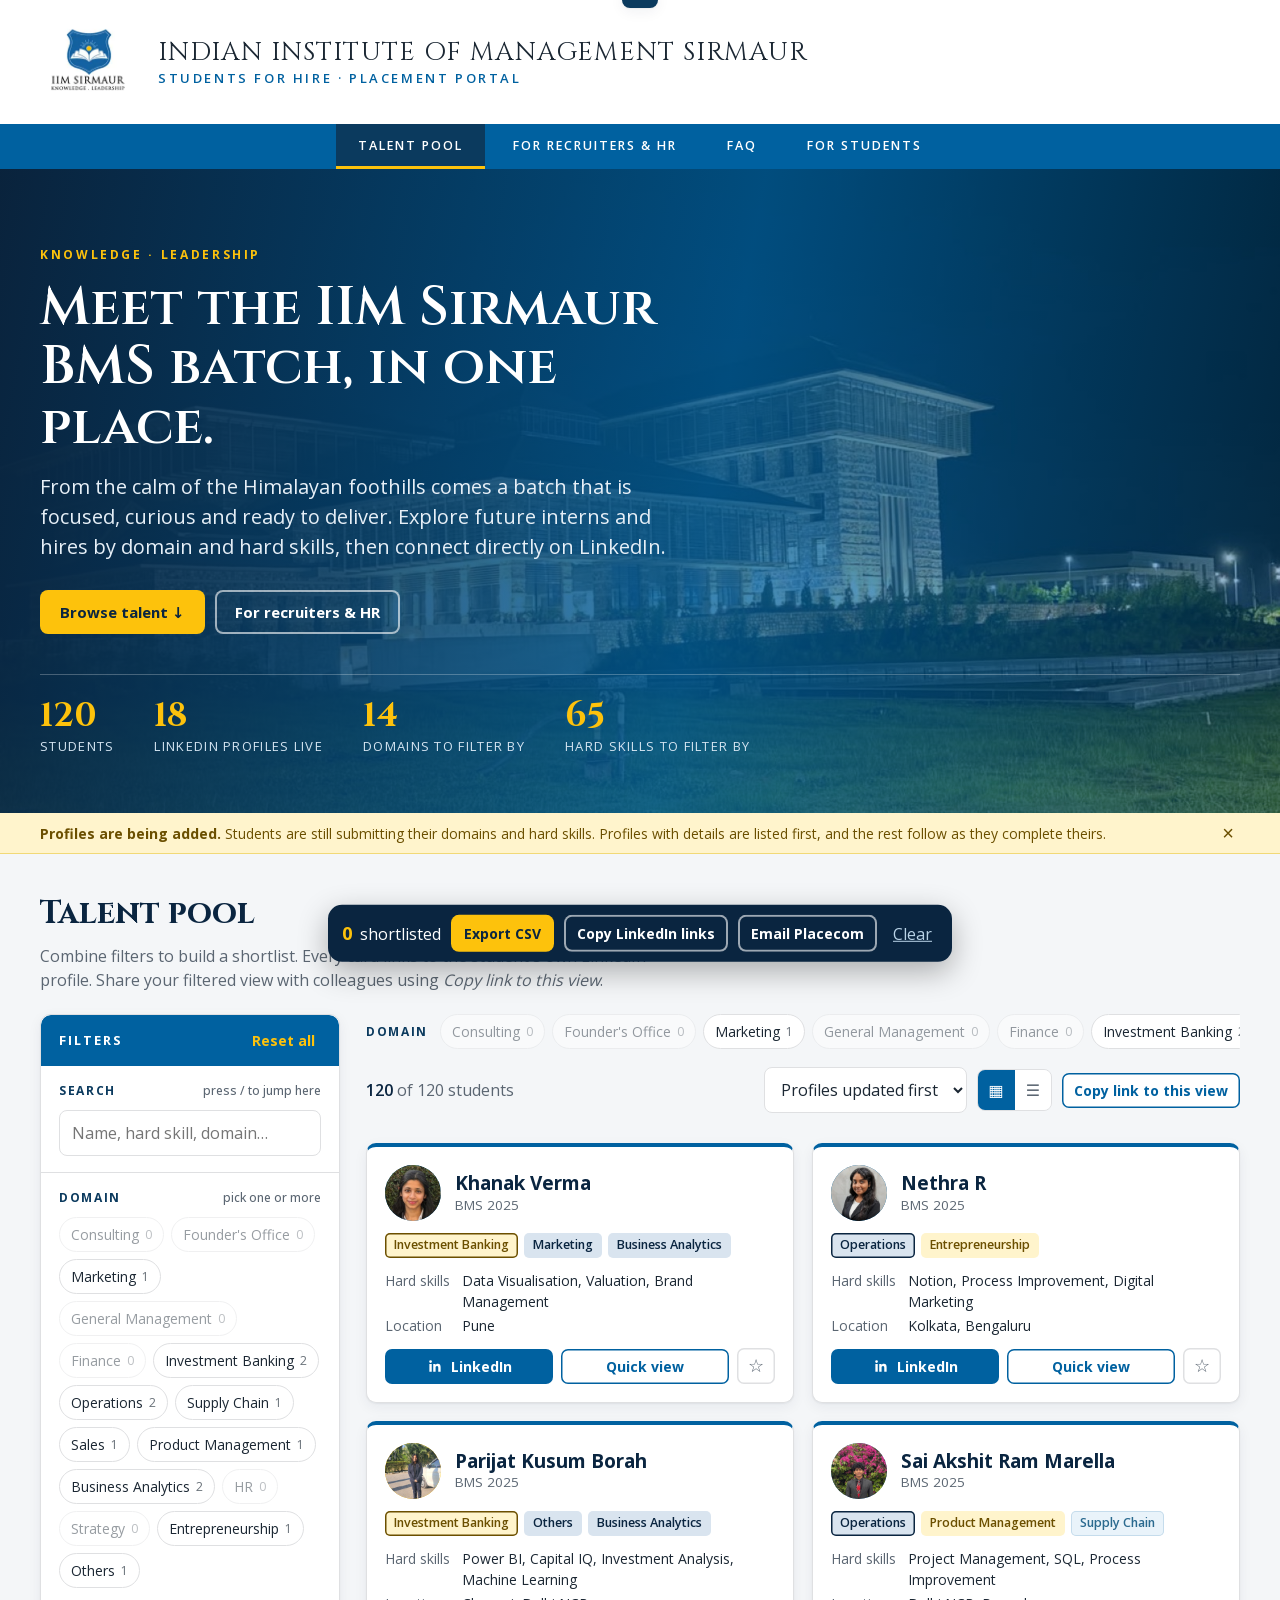
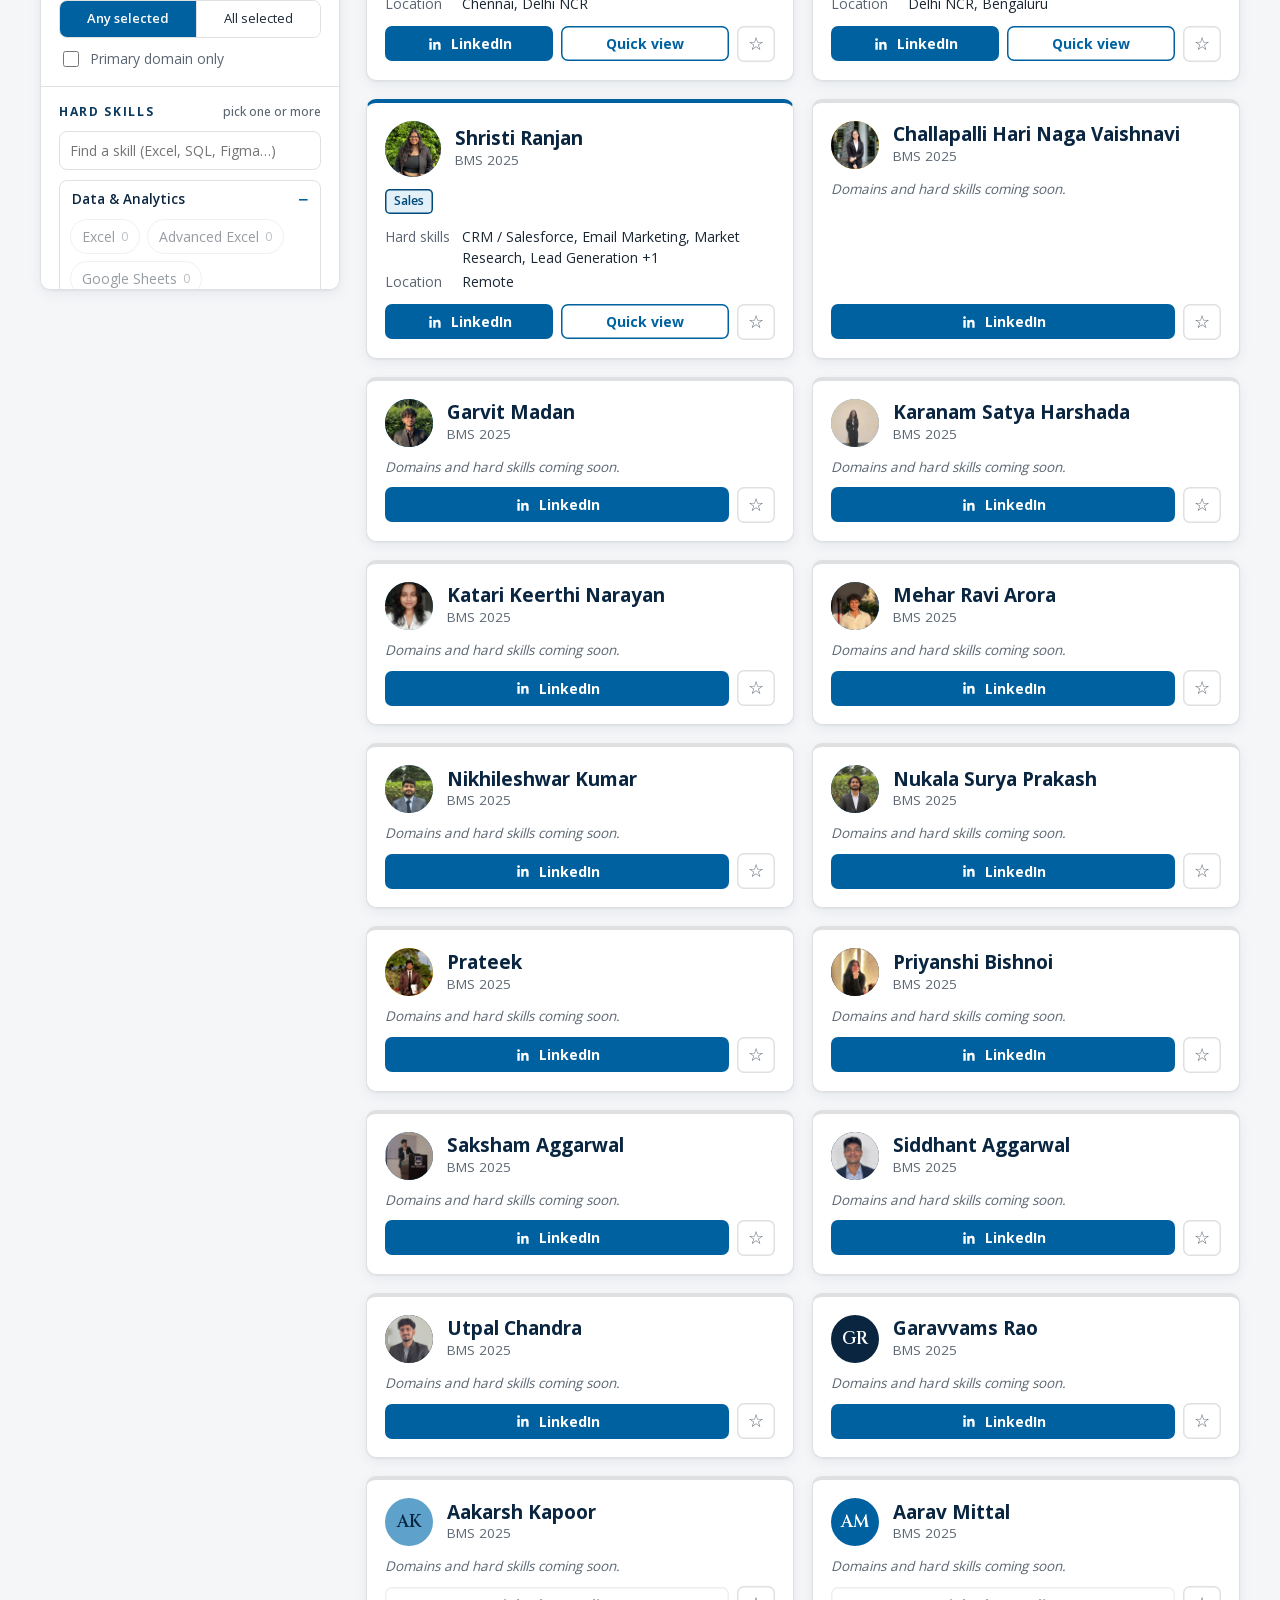
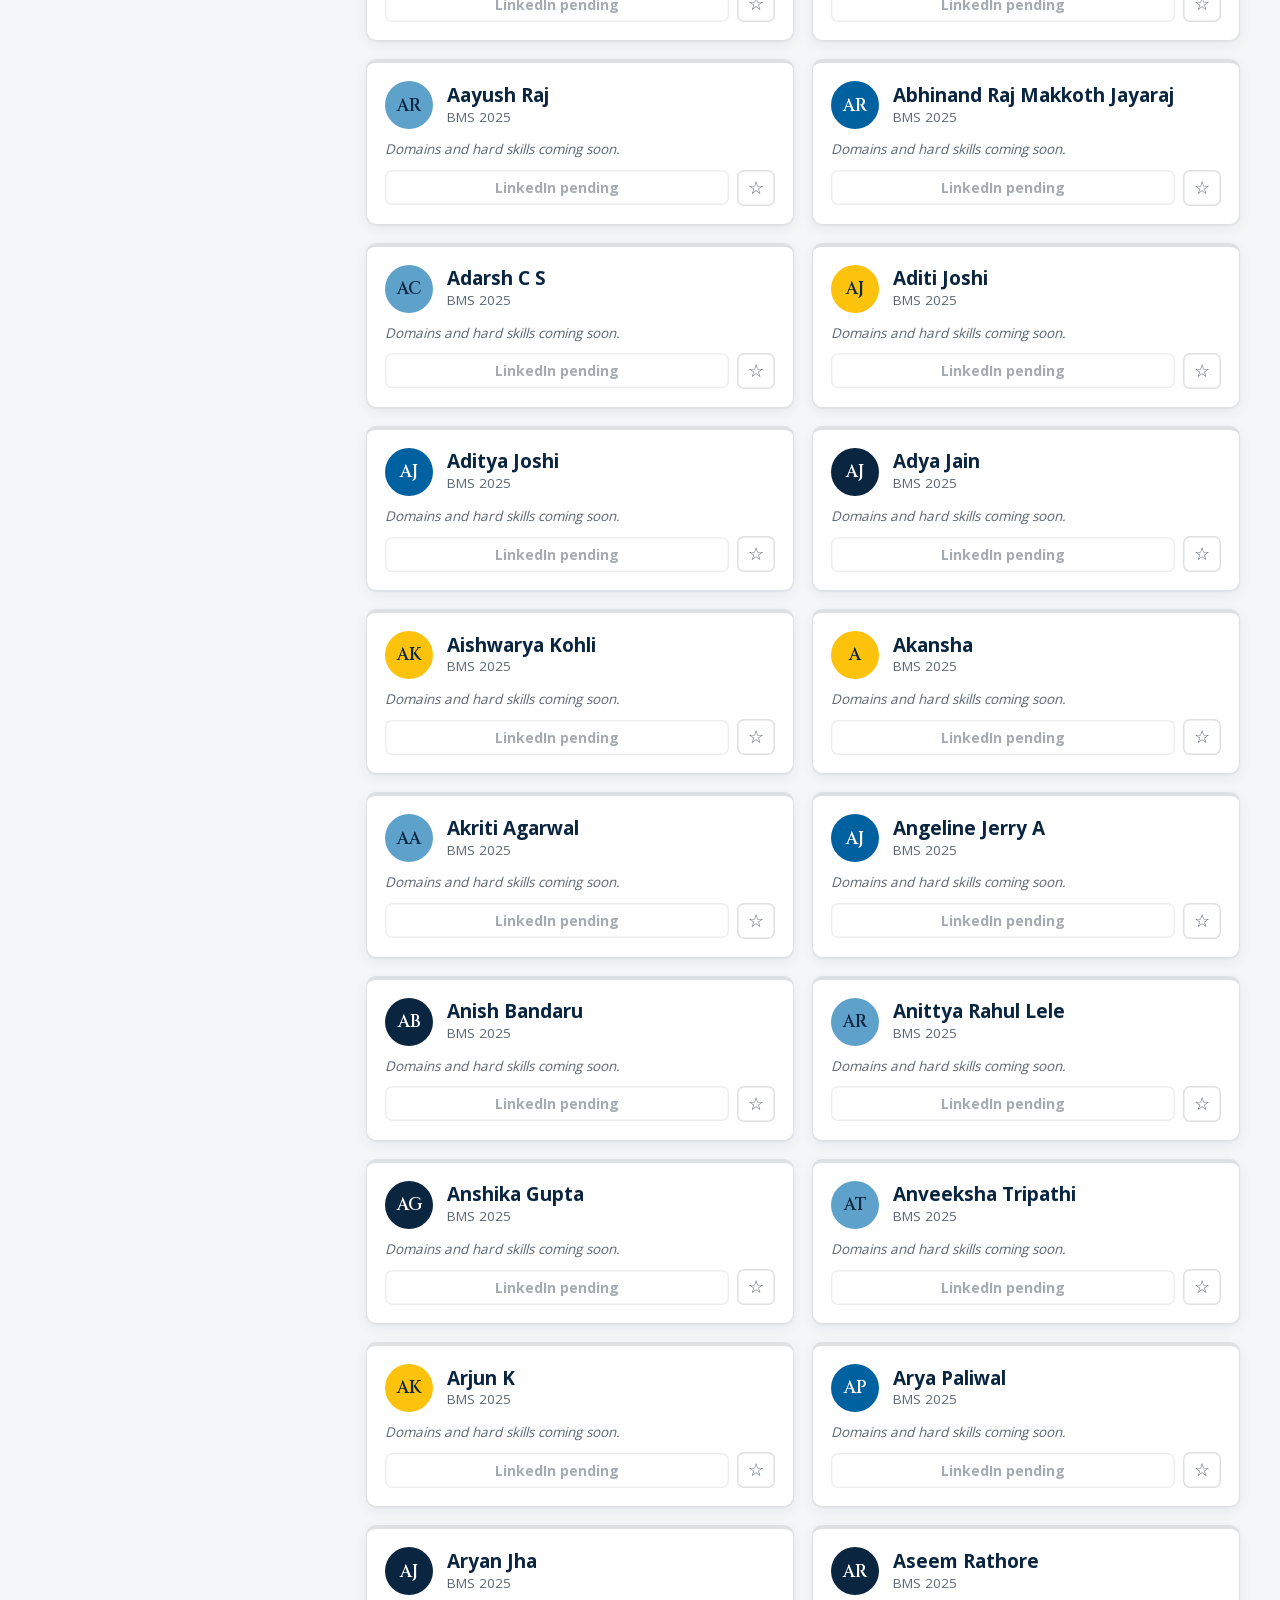
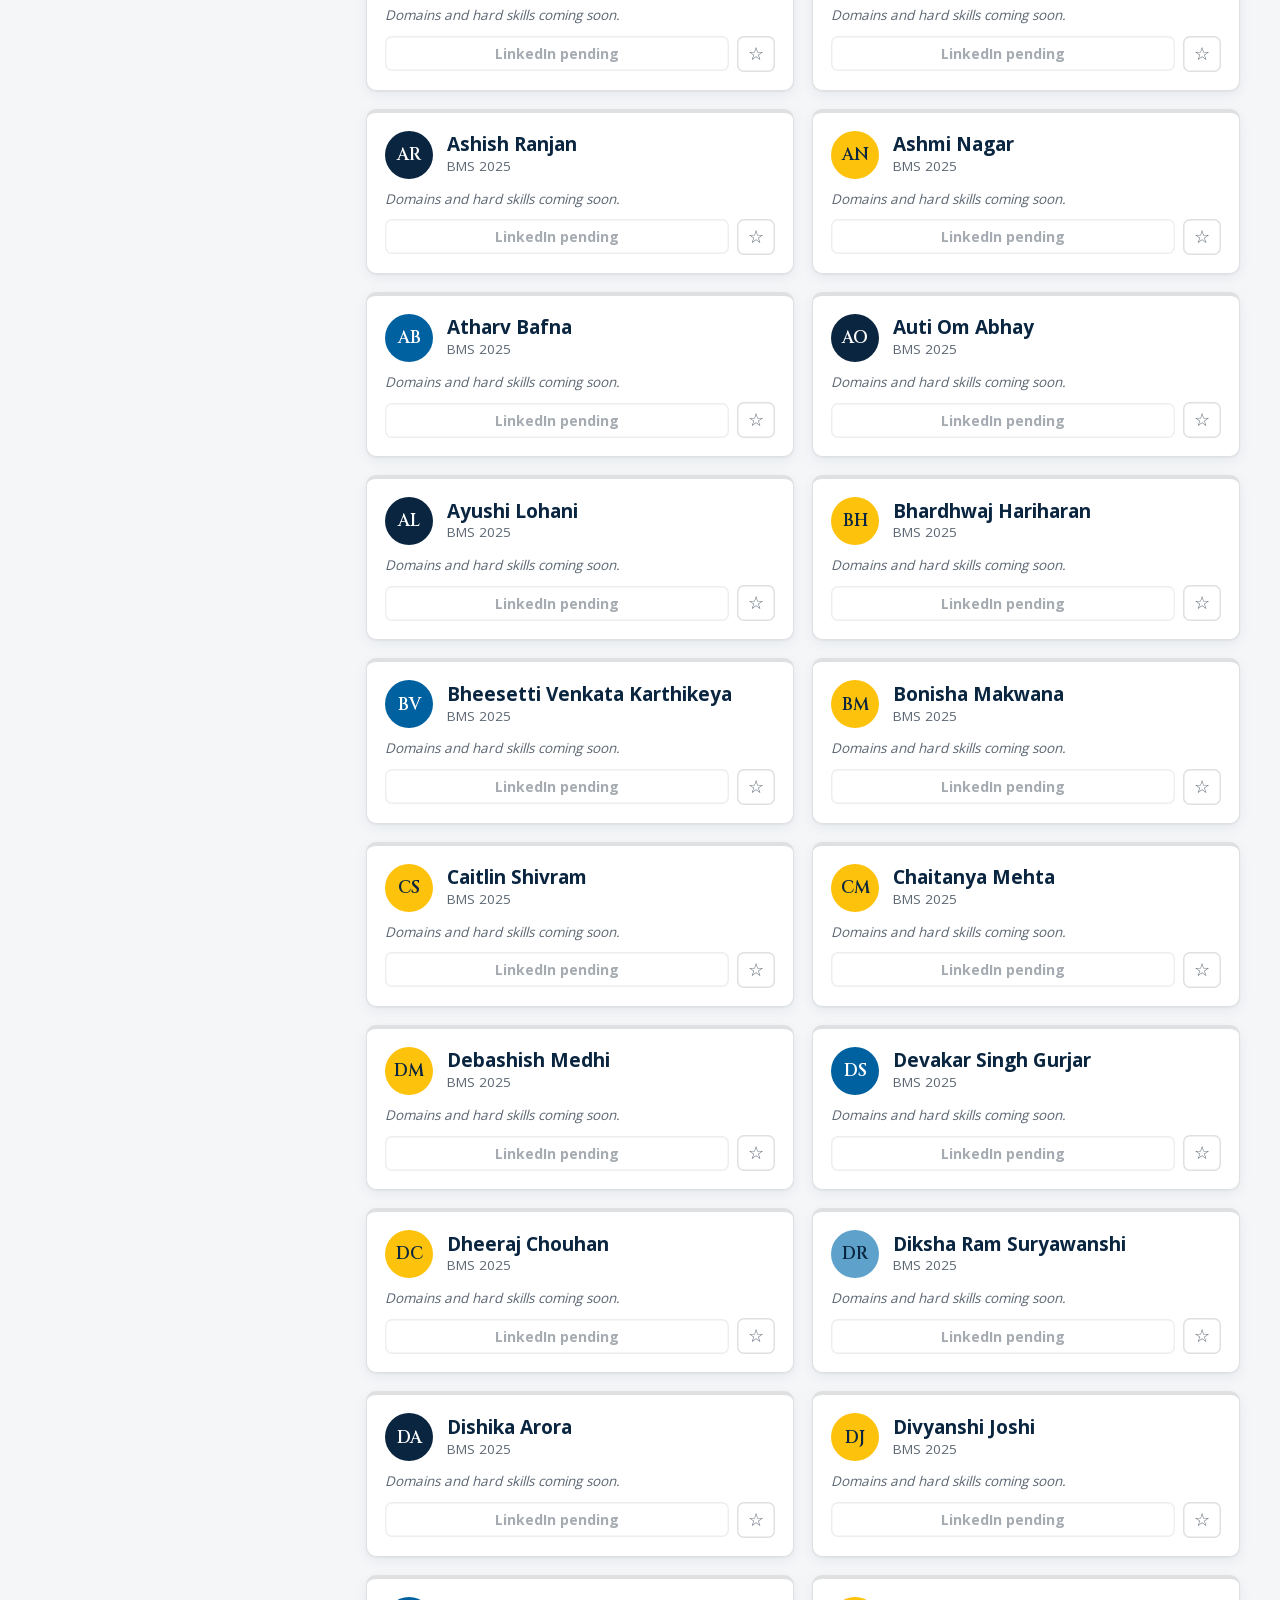
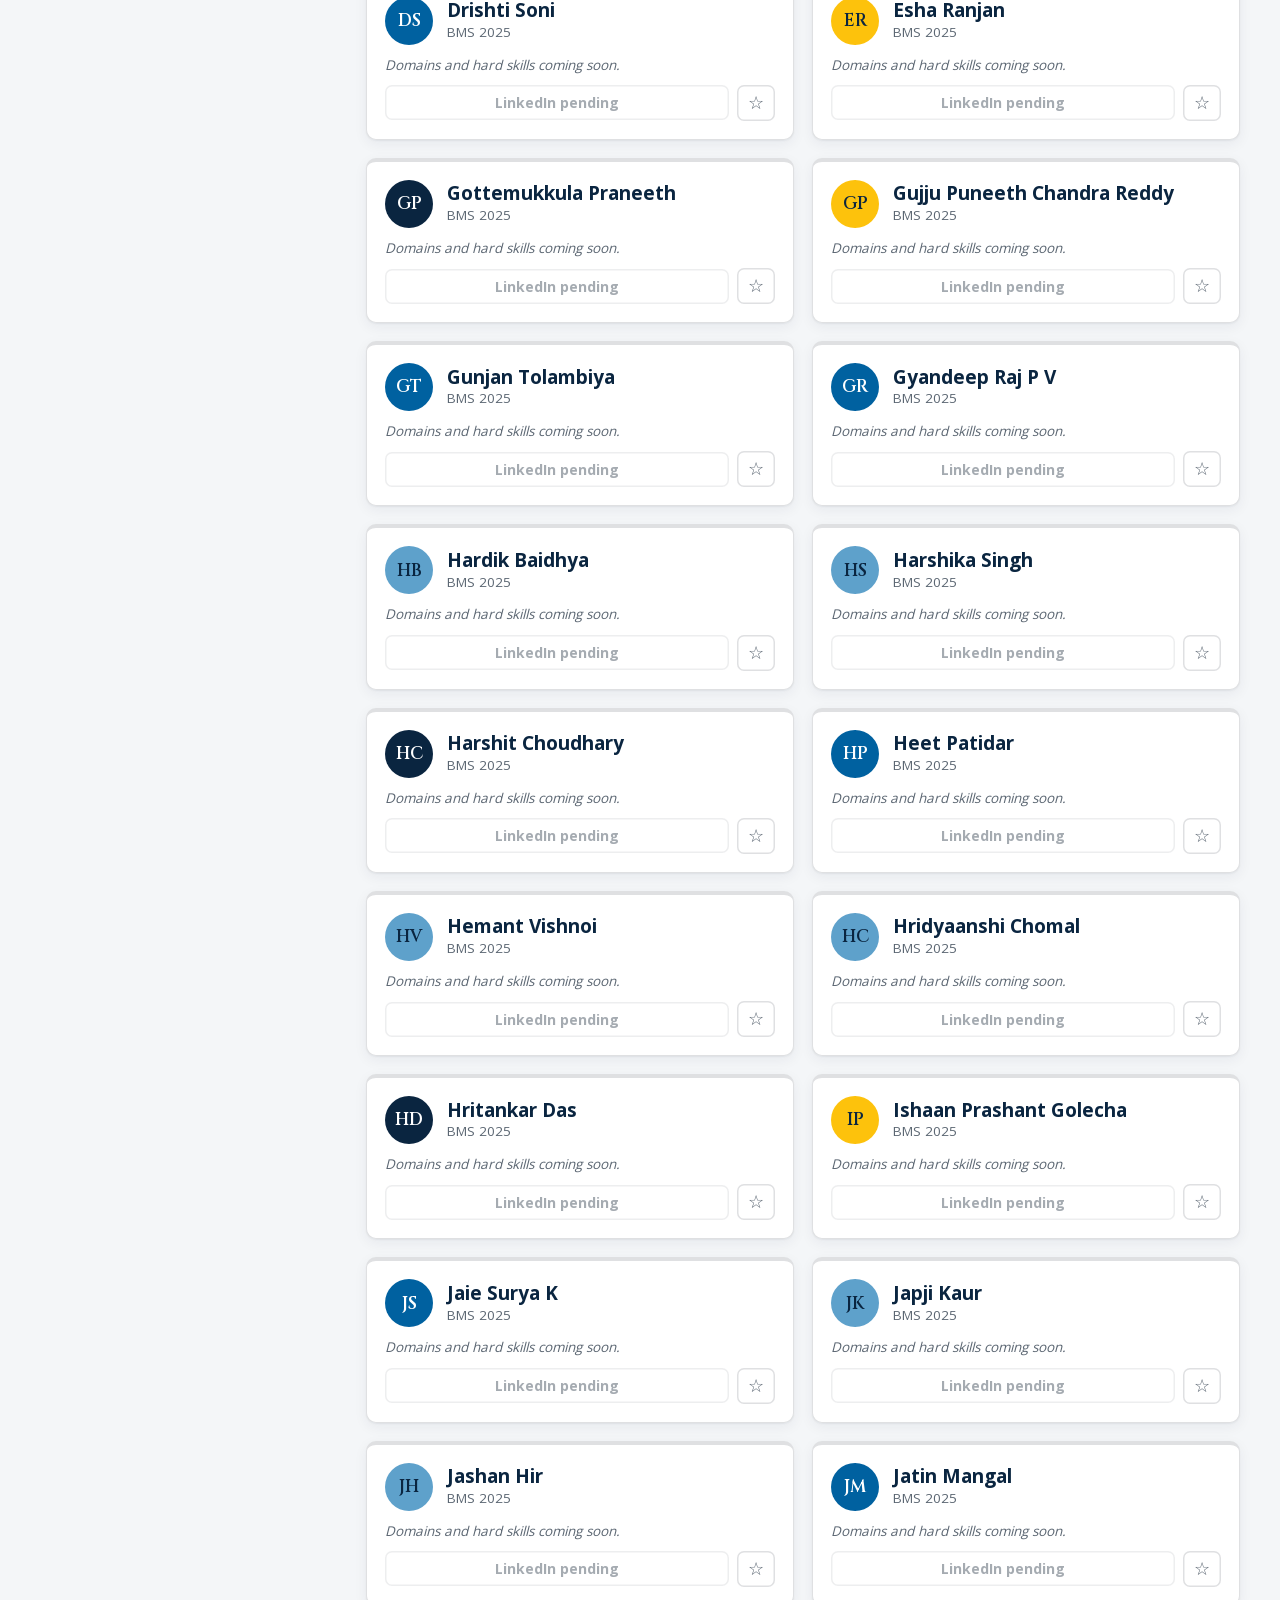
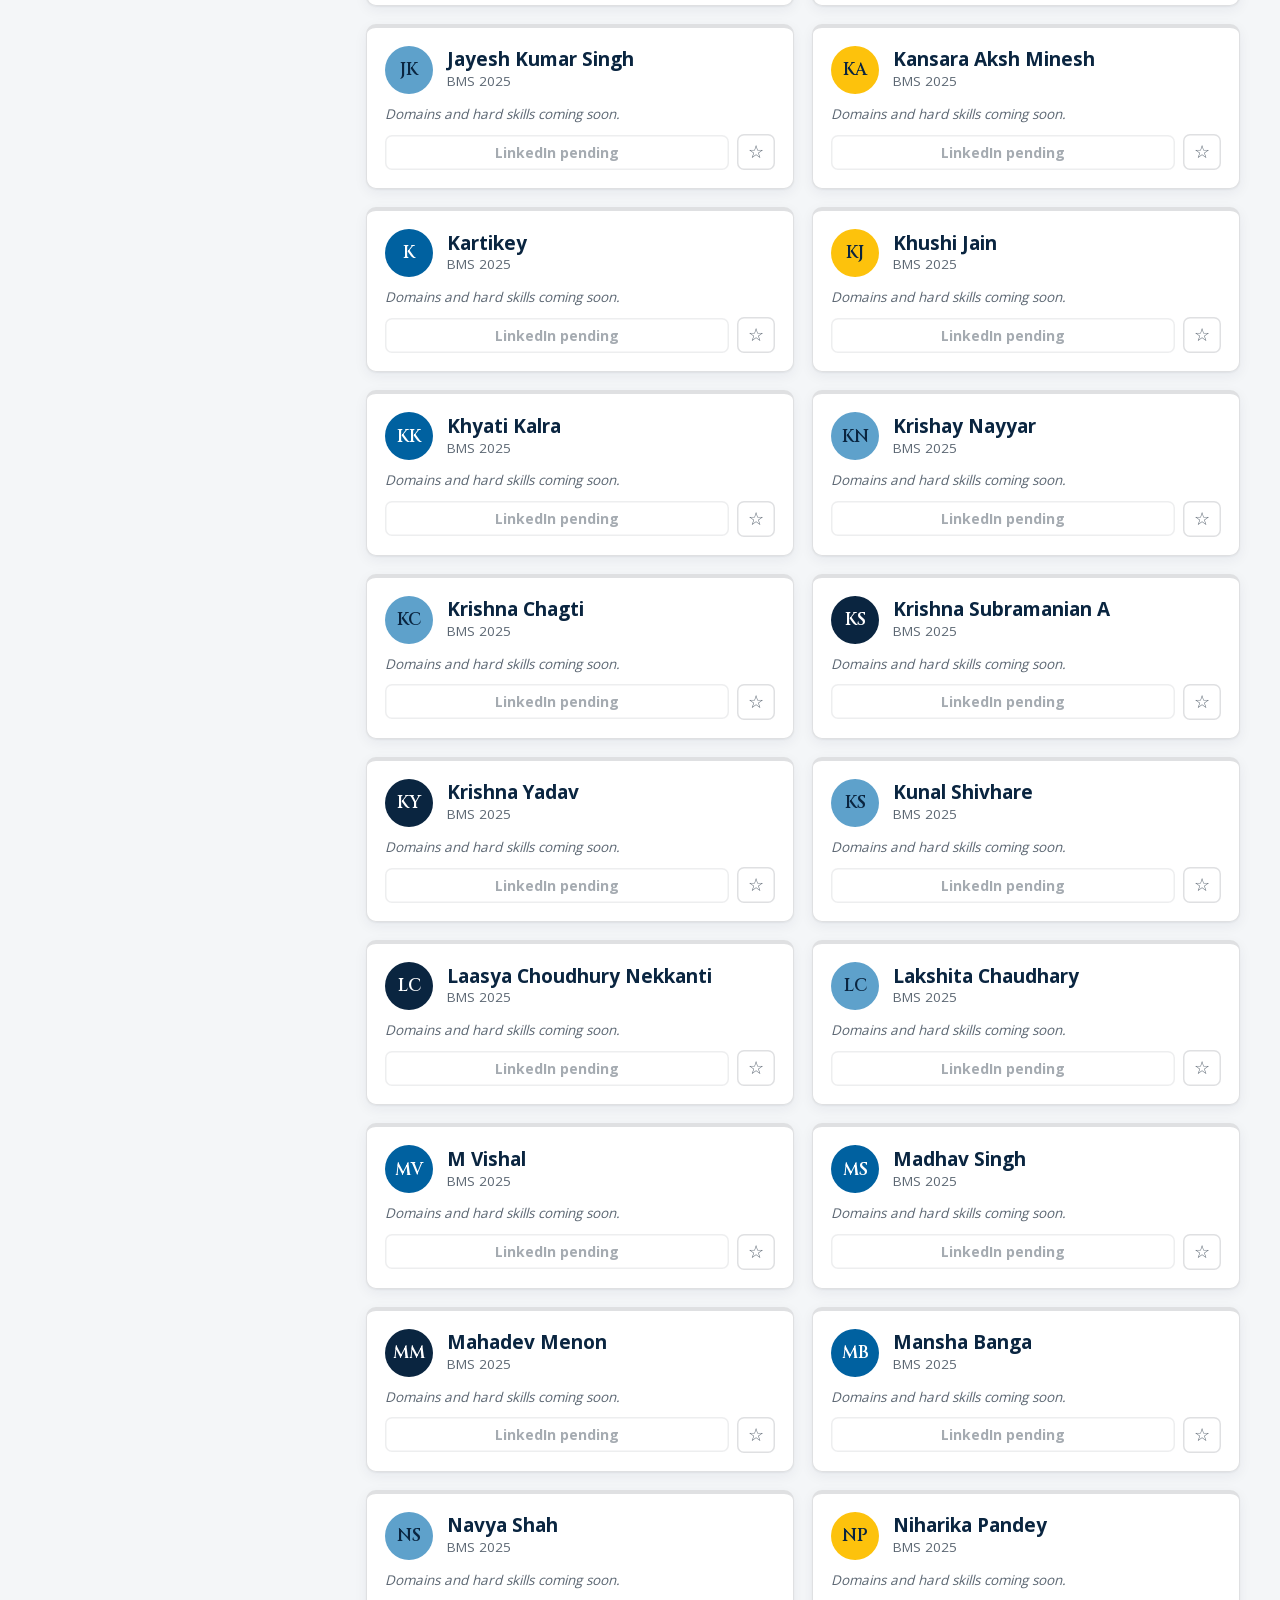
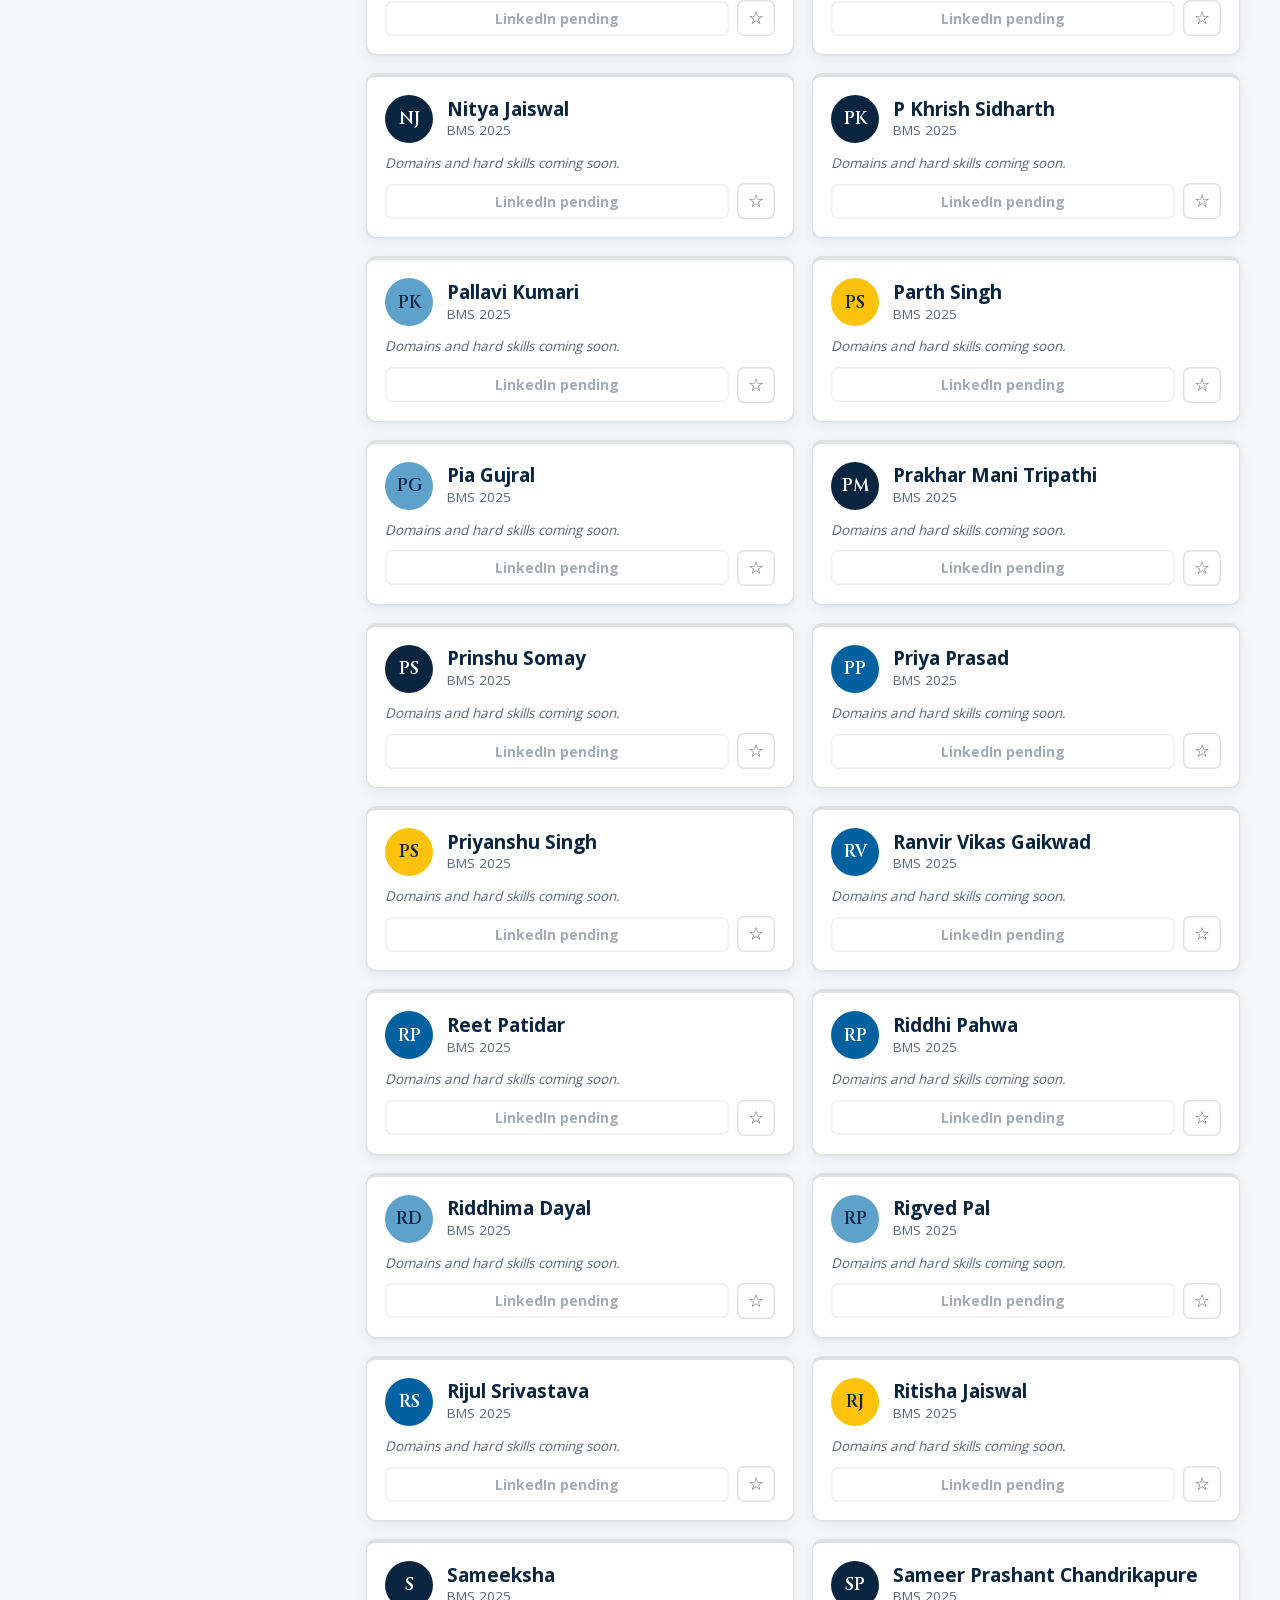
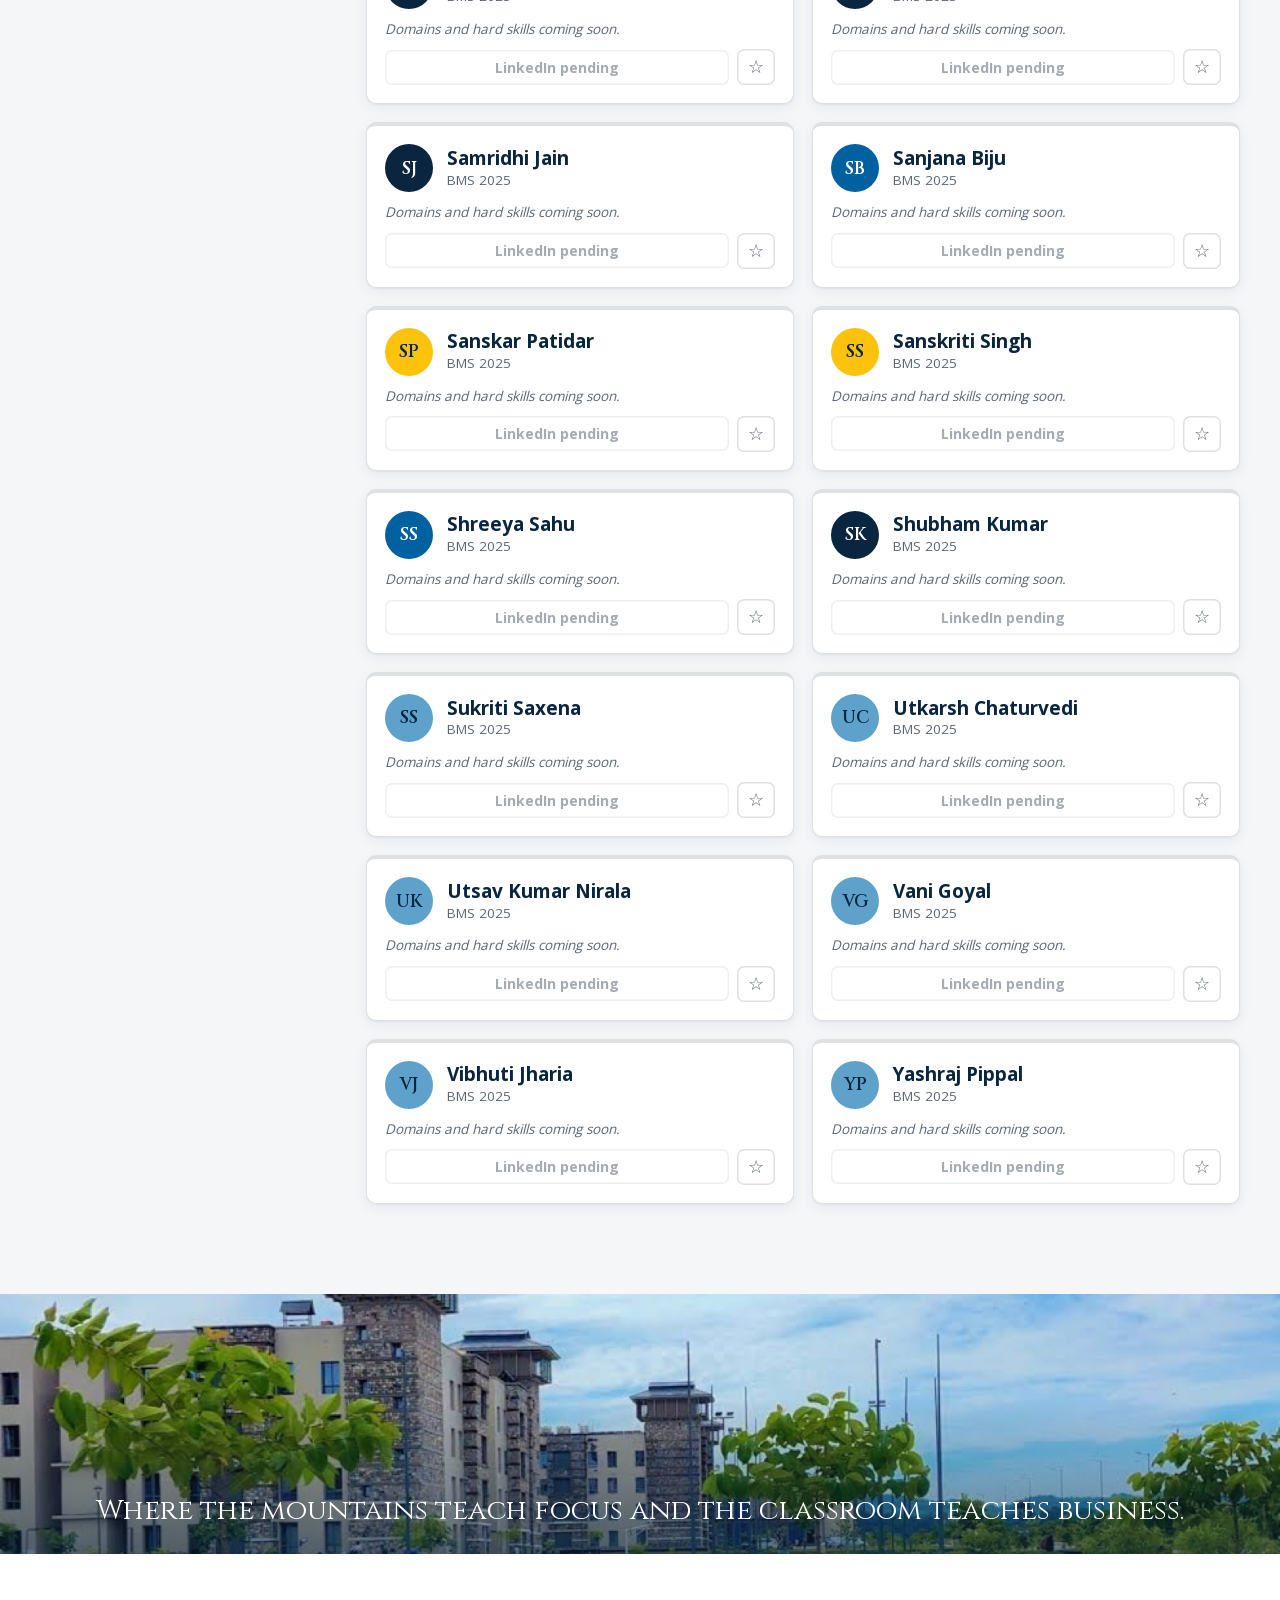
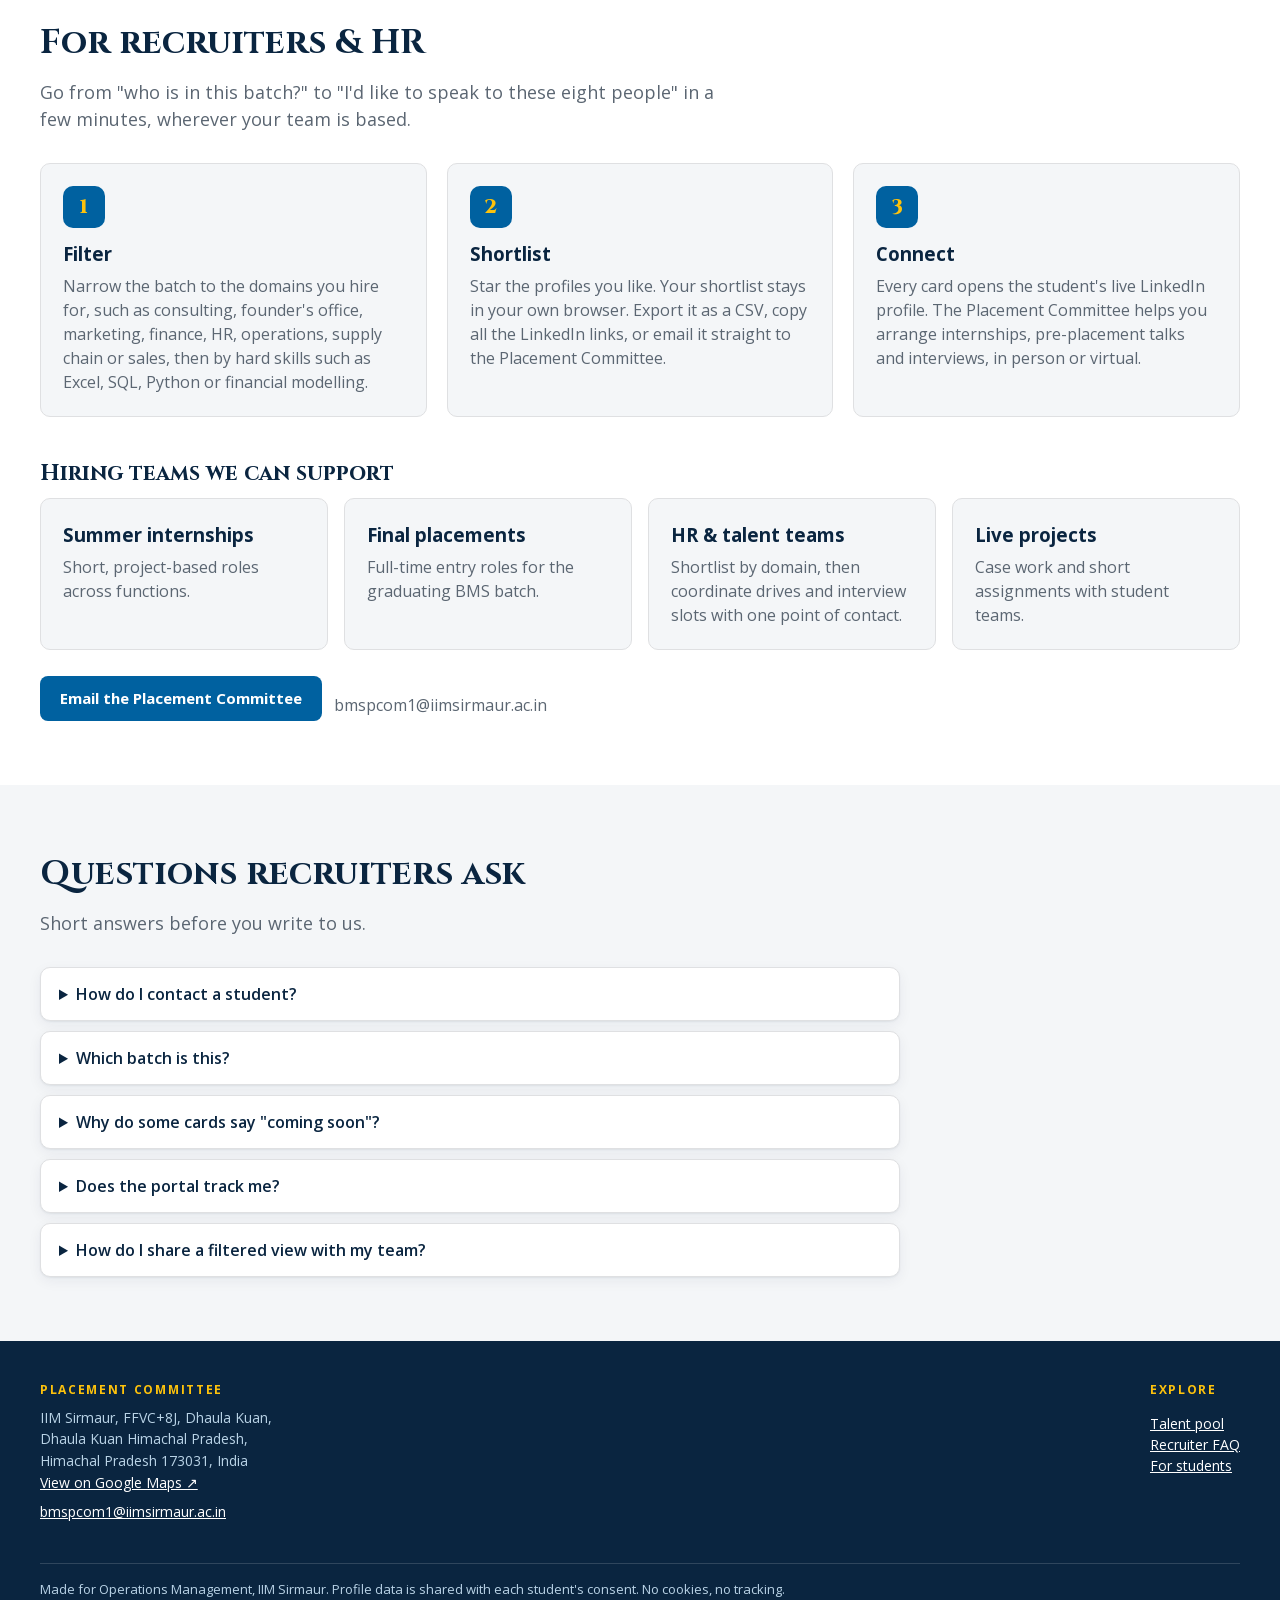
<file: index.html>
<!doctype html>
<html lang="en">
<head>
<meta charset="utf-8">
<meta name="viewport" content="width=device-width, initial-scale=1">
<meta http-equiv="Content-Security-Policy" content="default-src 'none'; script-src 'self'; style-src 'self'; img-src 'self'; font-src 'self'; connect-src 'none'; frame-src 'none'; object-src 'none'; form-action 'none'; base-uri 'none'">
<meta name="referrer" content="no-referrer">
<meta name="theme-color" content="#0061a0">
<title>Students for Hire · IIM Sirmaur</title>
<meta name="description" content="Meet the IIM Sirmaur BMS batch. Filter by domain and hard skills, shortlist candidates and go straight to each student's LinkedIn profile.">
<meta property="og:type" content="website">
<meta property="og:title" content="Students for Hire · IIM Sirmaur">
<meta property="og:description" content="Browse the IIM Sirmaur BMS batch by domain and hard skills and connect on LinkedIn.">
<meta property="og:image" content="https://akshit99x.github.io/students-for-hire-iim-sirmaur/assets/campus-night.jpg">
<meta name="twitter:card" content="summary_large_image">
<link rel="canonical" href="https://akshit99x.github.io/students-for-hire-iim-sirmaur/">
<link rel="icon" href="assets/logo.png" type="image/png">
<link rel="stylesheet" href="css/styles.css">
<script src="js/guard.js"></script>
</head>
<body>
<a class="skip-link" href="#talent">Skip to the talent pool</a>
<noscript><div class="noscript">This portal needs JavaScript to filter profiles. Please enable it, or email the Placement Committee at bmspcom1@iimsirmaur.ac.in.</div></noscript>

<div class="brand-bar">
  <div class="wrap">
    <a class="brand" href="index.html">
      <img src="assets/logo.png" alt="IIM Sirmaur logo" width="96" height="96">
      <span class="inst">INDIAN INSTITUTE OF MANAGEMENT SIRMAUR<span class="sub">Students for Hire · Placement Portal</span></span>
    </a>
  </div>
</div>
<nav class="nav-bar" aria-label="Main">
  <div class="wrap"><ul>
    <li><a href="#talent" aria-current="page">Talent Pool</a></li>
    <li><a href="#recruiters">For Recruiters &amp; HR</a></li>
    <li><a href="#faq">FAQ</a></li>
    <li><a href="students.html">For Students</a></li>
  </ul></div>
</nav>

<header class="hero">
  <div class="wrap">
    <span class="eyebrow">Knowledge · Leadership</span>
    <h1>Meet the IIM Sirmaur BMS batch, in one place.</h1>
    <p class="lead">From the calm of the Himalayan foothills comes a batch that is focused, curious and ready to deliver. Explore future interns and hires by domain and hard skills, then connect directly on LinkedIn.</p>
    <div class="btn-row">
      <a class="btn btn-gold" href="#talent">Browse talent ↓</a>
      <a class="btn btn-ghost" href="#recruiters">For recruiters &amp; HR</a>
    </div>
    <div class="stats" id="stats" aria-live="polite"></div>
  </div>
</header>

<div class="sample-banner" id="sampleBanner" hidden>
  <div class="wrap"><span><b>Profiles are being added.</b> Students are still submitting their domains and hard skills. Profiles with details are listed first, and the rest follow as they complete theirs.</span><button aria-label="Dismiss" id="sampleClose" type="button">×</button></div>
</div>

<main class="talent" id="talent">
  <div class="wrap">
    <div class="section-head">
      <h2>Talent pool</h2>
      <p>Combine filters to build a shortlist. Every card links to the student's own LinkedIn profile. Share your filtered view with colleagues using <em>Copy link to this view</em>.</p>
    </div>

    <div class="layout">
      <aside class="filters" id="filters" aria-label="Filters">
        <header><h3>Filters</h3><button type="button" id="resetBtn">Reset all</button></header>

        <div class="fgroup">
          <h4>Search <small>press / to jump here</small></h4>
          <input class="input" id="q" type="search" placeholder="Name, hard skill, domain…" autocomplete="off" maxlength="80">
        </div>

        <div class="fgroup">
          <h4>Domain <small>pick one or more</small></h4>
          <div class="chips" id="fDomain"></div>
          <div class="seg mt-12" role="group" aria-label="Domain match mode">
            <button type="button" data-mode="any" aria-pressed="true">Any selected</button>
            <button type="button" data-mode="all" aria-pressed="false">All selected</button>
          </div>
          <label class="check"><input type="checkbox" id="primaryOnly"> Primary domain only</label>
        </div>

        <div class="fgroup">
          <h4>Hard skills <small>pick one or more</small></h4>
          <input class="input search-skill" id="skillQ" type="search" placeholder="Find a skill (Excel, SQL, Figma…)" autocomplete="off" maxlength="40" aria-label="Find a hard skill">
          <div id="fSkill"></div>
          <div class="seg mt-12" role="group" aria-label="Hard skill match mode">
            <button type="button" data-smode="any" aria-pressed="true">Any selected</button>
            <button type="button" data-smode="all" aria-pressed="false">All selected</button>
          </div>
        </div>

        <div class="fgroup">
          <h4>Profile</h4>
          <label class="check mt-0"><input type="checkbox" id="onlyLinkedin"> LinkedIn available</label>
          <label class="check"><input type="checkbox" id="onlyDetails"> Domains and skills added</label>
        </div>

        <div class="fgroup">
          <h4>Preferred location</h4>
          <div class="chips" id="fLoc"></div>
        </div>
      </aside>

      <section aria-label="Results">
        <div class="quick" aria-label="Quick domain filter"><b>Domain</b><span class="chips" id="quickDomain"></span></div>
        <div class="toolbar">
          <button class="btn btn-blue btn-sm filter-open" id="openFilters" type="button">☰ Filters</button>
          <div class="count" id="count" aria-live="polite"></div>
          <label class="sr" for="sort">Sort by</label>
          <select class="input" id="sort">
            <option value="complete">Profiles updated first</option>
            <option value="name">Name (A–Z)</option>
            <option value="shuffle">Random order</option>
          </select>
          <div class="viewtoggle" role="group" aria-label="Layout">
            <button type="button" id="vGrid" aria-pressed="true" title="Grid view" aria-label="Grid view">▦</button>
            <button type="button" id="vList" aria-pressed="false" title="List view" aria-label="List view">☰</button>
          </div>
          <button class="btn btn-line btn-sm" id="copyView" type="button">Copy link to this view</button>
        </div>
        <div class="active-chips" id="active"></div>
        <div class="grid" id="grid"></div>
      </section>
    </div>
  </div>
</main>

<section class="photo-strip" aria-label="IIM Sirmaur campus">
  <blockquote>Where the mountains teach focus and the classroom teaches business.</blockquote>
</section>

<section class="band white" id="recruiters">
  <div class="wrap">
    <h2>For recruiters &amp; HR</h2>
    <p class="lead">Go from "who is in this batch?" to "I'd like to speak to these eight people" in a few minutes, wherever your team is based.</p>
    <div class="cols3">
      <div class="panel"><div class="ico">1</div><h3>Filter</h3><p>Narrow the batch to the domains you hire for, such as consulting, founder's office, marketing, finance, HR, operations, supply chain or sales, then by hard skills such as Excel, SQL, Python or financial modelling.</p></div>
      <div class="panel"><div class="ico">2</div><h3>Shortlist</h3><p>Star the profiles you like. Your shortlist stays in your own browser. Export it as a CSV, copy all the LinkedIn links, or email it straight to the Placement Committee.</p></div>
      <div class="panel"><div class="ico">3</div><h3>Connect</h3><p>Every card opens the student's live LinkedIn profile. The Placement Committee helps you arrange internships, pre-placement talks and interviews, in person or virtual.</p></div>
    </div>

    <h3 class="hr-h">Hiring teams we can support</h3>
    <div class="cols4">
      <div class="panel"><h3>Summer internships</h3><p>Short, project-based roles across functions.</p></div>
      <div class="panel"><h3>Final placements</h3><p>Full-time entry roles for the graduating BMS batch.</p></div>
      <div class="panel"><h3>HR &amp; talent teams</h3><p>Shortlist by domain, then coordinate drives and interview slots with one point of contact.</p></div>
      <div class="panel"><h3>Live projects</h3><p>Case work and short assignments with student teams.</p></div>
    </div>
    <div class="cta-row">
      <a class="btn btn-blue" href="mailto:bmspcom1@iimsirmaur.ac.in?subject=Hiring%20enquiry%20%E2%80%93%20IIM%20Sirmaur%20BMS%20batch">Email the Placement Committee</a>
      <span class="muted-note flush">bmspcom1@iimsirmaur.ac.in</span>
    </div>
  </div>
</section>

<section class="band" id="faq">
  <div class="wrap">
    <h2>Questions recruiters ask</h2>
    <p class="lead">Short answers before you write to us.</p>
    <div class="faq">
      <details><summary>How do I contact a student?</summary><p>Open their card and use the LinkedIn button, or write to the Placement Committee and we will coordinate interviews and campus or virtual drives for you.</p></details>
      <details><summary>Which batch is this?</summary><p>The BMS (undergraduate) batch of IIM Sirmaur. Each card shows the student's own domains, hard skills and preferred locations once they confirm them.</p></details>
      <details><summary>Why do some cards say "coming soon"?</summary><p>The batch is still submitting domains and hard skills. Profiles that are complete are listed first, and you can use the <em>Domains and skills added</em> filter to see only those. Every card already links to the student's LinkedIn where available.</p></details>
      <details><summary>Does the portal track me?</summary><p>No. There are no cookies, analytics or third-party requests. Your shortlist is saved only in your browser and never sent anywhere.</p></details>
      <details><summary>How do I share a filtered view with my team?</summary><p>Click <em>Copy link to this view</em>. The link reopens the same filters, sort order and layout.</p></details>
    </div>
  </div>
</section>

<footer class="site">
  <div class="wrap">
    <div class="contact"><h4>Placement Committee</h4><address>IIM Sirmaur, FFVC+8J, Dhaula Kuan,<br>Dhaula Kuan Himachal Pradesh,<br>Himachal Pradesh 173031, India<br><a href="https://www.google.com/maps/search/?api=1&amp;query=FFVC%2B8J%20Dhaula%20Kuan%20Himachal%20Pradesh%20173031" target="_blank" rel="noopener noreferrer">View on Google Maps ↗</a></address><p><a href="mailto:bmspcom1@iimsirmaur.ac.in">bmspcom1@iimsirmaur.ac.in</a></p></div>
    <div><h4>Explore</h4><p><a href="#talent">Talent pool</a><br><a href="#faq">Recruiter FAQ</a><br><a href="students.html">For students</a></p></div>
    <p class="legal">Made for Operations Management, IIM Sirmaur. Profile data is shared with each student's consent. No cookies, no tracking.</p>
  </div>
</footer>

<div class="shortbar" id="shortbar" role="region" aria-label="Shortlist">
  <span><b id="shortN">0</b> shortlisted</span>
  <button class="btn btn-gold" id="exportCsv" type="button">Export CSV</button>
  <button class="btn btn-ghost" id="copyLinks" type="button">Copy LinkedIn links</button>
  <button class="btn btn-ghost" id="mailShort" type="button">Email Placecom</button>
  <button class="link" id="clearShort" type="button">Clear</button>
</div>
<button class="to-top" id="toTop" type="button" aria-label="Back to top">↑</button>
<div class="toast" id="toast" role="status"></div>
<div class="scrim" id="scrim"></div>

<dialog id="modal" aria-labelledby="mName"></dialog>

<script src="data/students.js"></script>
<script src="js/app.js"></script>
</body>
</html>
</file>
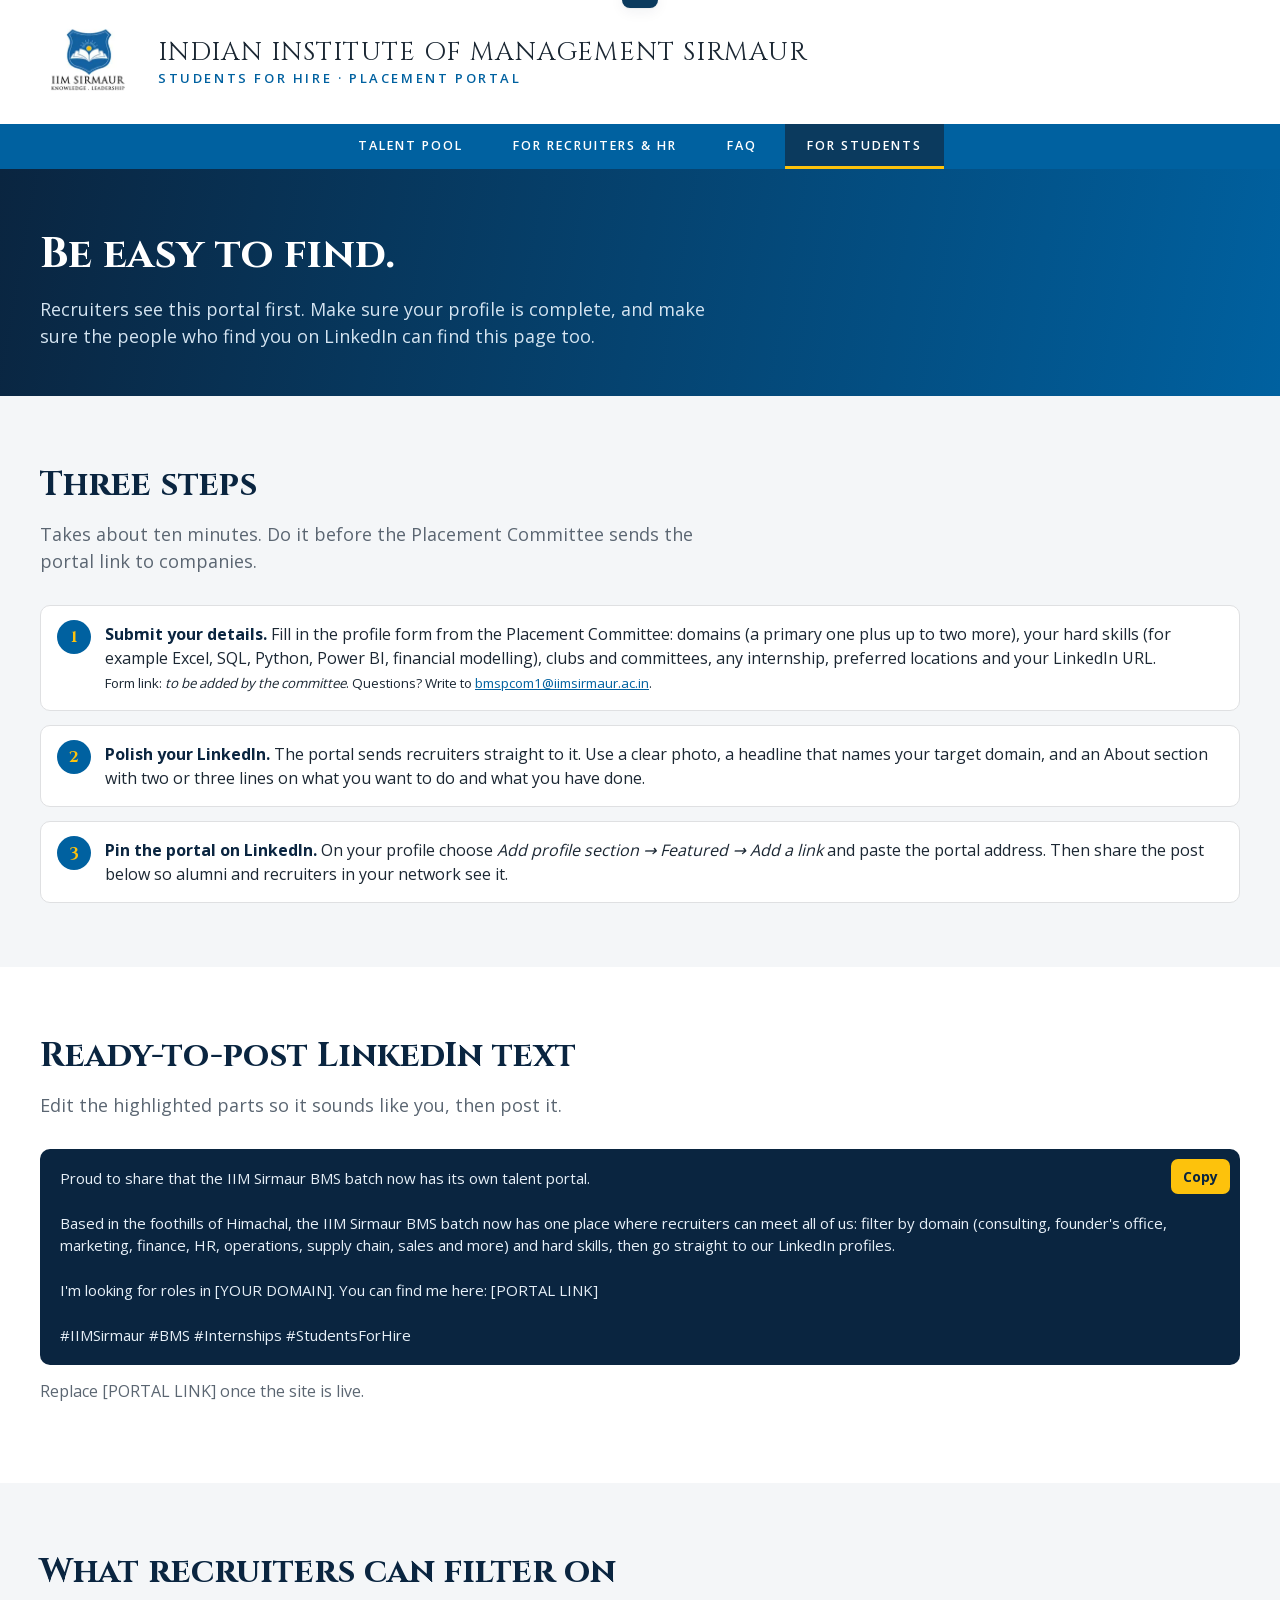
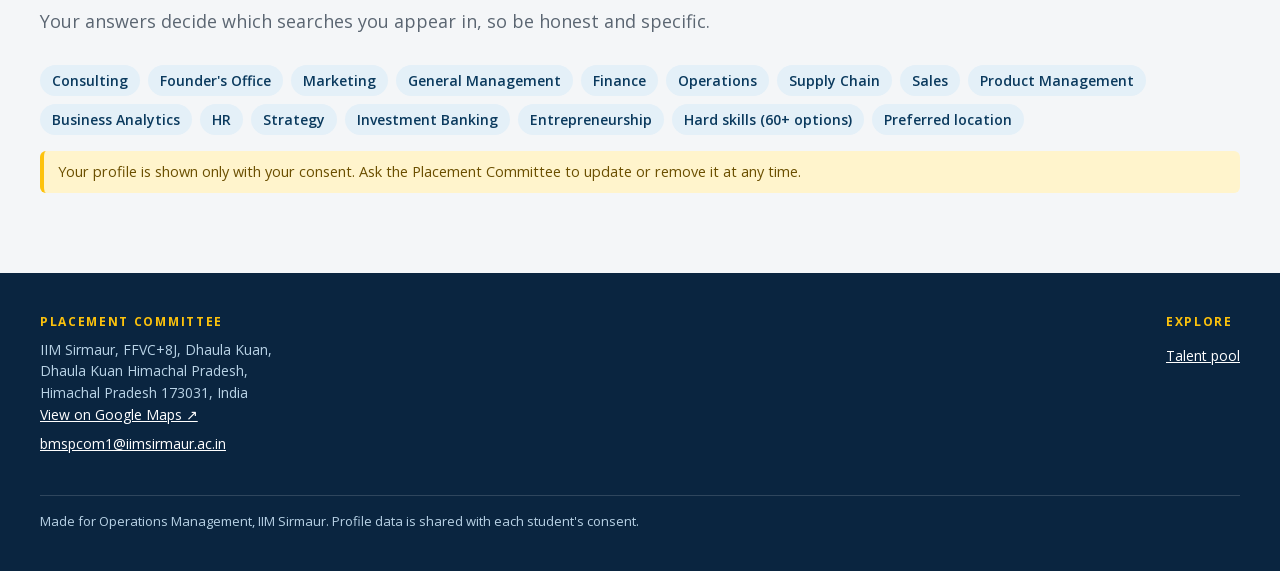
<file: students.html>
<!doctype html>
<html lang="en">
<head>
<meta charset="utf-8">
<meta name="viewport" content="width=device-width, initial-scale=1">
<title>For Students · Students for Hire · IIM Sirmaur</title>
<meta http-equiv="Content-Security-Policy" content="default-src 'none'; script-src 'self'; style-src 'self'; img-src 'self'; font-src 'self'; connect-src 'none'; frame-src 'none'; object-src 'none'; form-action 'none'; base-uri 'none'">
<meta name="referrer" content="no-referrer">
<meta name="theme-color" content="#0061a0">
<link rel="icon" href="assets/logo.png" type="image/png">
<link rel="stylesheet" href="css/styles.css">
<script src="js/guard.js"></script>
</head>
<body>
<a class="skip-link" href="#main">Skip to content</a>
<div class="brand-bar"><div class="wrap">
  <a class="brand" href="index.html"><img src="assets/logo.png" alt="IIM Sirmaur logo" width="96" height="96">
  <span class="inst">INDIAN INSTITUTE OF MANAGEMENT SIRMAUR<span class="sub">Students for Hire · Placement Portal</span></span></a>
</div></div>
<nav class="nav-bar" aria-label="Main"><div class="wrap"><ul>
  <li><a href="index.html">Talent Pool</a></li>
  <li><a href="index.html#recruiters">For Recruiters &amp; HR</a></li>
  <li><a href="index.html#faq">FAQ</a></li>
  <li><a href="students.html" aria-current="page">For Students</a></li>
</ul></div></nav>

<header class="page-hero" id="main"><div class="wrap">
  <h1>Be easy to find.</h1>
  <p>Recruiters see this portal first. Make sure your profile is complete, and make sure the people who find you on LinkedIn can find this page too.</p>
</div></header>

<section class="band">
  <div class="wrap">
    <h2>Three steps</h2>
    <p class="lead">Takes about ten minutes. Do it before the Placement Committee sends the portal link to companies.</p>
    <ol class="steps">
      <li><b>Submit your details.</b> Fill in the profile form from the Placement Committee: domains (a primary one plus up to two more), your hard skills (for example Excel, SQL, Python, Power BI, financial modelling), clubs and committees, any internship, preferred locations and your LinkedIn URL.<br><small>Form link: <em>to be added by the committee</em>. Questions? Write to <a href="mailto:bmspcom1@iimsirmaur.ac.in">bmspcom1@iimsirmaur.ac.in</a>.</small></li>
      <li><b>Polish your LinkedIn.</b> The portal sends recruiters straight to it. Use a clear photo, a headline that names your target domain, and an About section with two or three lines on what you want to do and what you have done.</li>
      <li><b>Pin the portal on LinkedIn.</b> On your profile choose <em>Add profile section → Featured → Add a link</em> and paste the portal address. Then share the post below so alumni and recruiters in your network see it.</li>
    </ol>
  </div>
</section>

<section class="band white">
  <div class="wrap">
    <h2>Ready-to-post LinkedIn text</h2>
    <p class="lead">Edit the highlighted parts so it sounds like you, then post it.</p>
    <div class="copybox" id="post">Proud to share that the IIM Sirmaur BMS batch now has its own talent portal.

Based in the foothills of Himachal, the IIM Sirmaur BMS batch now has one place where recruiters can meet all of us: filter by domain (consulting, founder's office, marketing, finance, HR, operations, supply chain, sales and more) and hard skills, then go straight to our LinkedIn profiles.

I'm looking for roles in [YOUR DOMAIN]. You can find me here: [PORTAL LINK]

#IIMSirmaur #BMS #Internships #StudentsForHire<button class="btn btn-gold btn-sm" id="copyPost" type="button">Copy</button></div>
    <p class="muted-note">Replace [PORTAL LINK] once the site is live.</p>
  </div>
</section>

<section class="band">
  <div class="wrap">
    <h2>What recruiters can filter on</h2>
    <p class="lead">Your answers decide which searches you appear in, so be honest and specific.</p>
    <div class="pills">
      <span class="pill">Consulting</span><span class="pill">Founder's Office</span><span class="pill">Marketing</span><span class="pill">General Management</span><span class="pill">Finance</span><span class="pill">Operations</span><span class="pill">Supply Chain</span><span class="pill">Sales</span><span class="pill">Product Management</span><span class="pill">Business Analytics</span><span class="pill">HR</span><span class="pill">Strategy</span><span class="pill">Investment Banking</span><span class="pill">Entrepreneurship</span>
      <span class="pill">Hard skills (60+ options)</span><span class="pill">Preferred location</span>
    </div>
    <div class="note">Your profile is shown only with your consent. Ask the Placement Committee to update or remove it at any time.</div>
  </div>
</section>

<footer class="site"><div class="wrap">
  <div class="contact"><h4>Placement Committee</h4><address>IIM Sirmaur, FFVC+8J, Dhaula Kuan,<br>Dhaula Kuan Himachal Pradesh,<br>Himachal Pradesh 173031, India<br><a href="https://www.google.com/maps/search/?api=1&amp;query=FFVC%2B8J%20Dhaula%20Kuan%20Himachal%20Pradesh%20173031" target="_blank" rel="noopener noreferrer">View on Google Maps ↗</a></address><p><a href="mailto:bmspcom1@iimsirmaur.ac.in">bmspcom1@iimsirmaur.ac.in</a></p></div>
  <div><h4>Explore</h4><p><a href="index.html">Talent pool</a></p></div>
  <p class="legal">Made for Operations Management, IIM Sirmaur. Profile data is shared with each student's consent.</p>
</div></footer>
<div class="toast" id="toast" role="status"></div>
<script src="js/students.js"></script>
</body>
</html>
</file>
<file: css/styles.css>
/* IIM Sirmaur – Students for Hire
   Palette sampled from the official logo and website template:
   shield blue #0F60A2 / nav bar #0061A0, sun yellow #FDC20C, light grey #DFE0E2. */
/* Fonts are self-hosted (SIL Open Font License) so the site makes no third-party requests. */
@font-face { font-family: "Open Sans"; font-style: normal; font-weight: 400 700; font-display: swap; src: url(../assets/fonts/opensans-latin.woff2) format("woff2"); }
@font-face { font-family: "Cinzel"; font-style: normal; font-weight: 400 900; font-display: swap; src: url(../assets/fonts/cinzel-latin.woff2) format("woff2"); }

:root {
  --blue: #0061a0;
  --blue-deep: #0b3a5e;
  --navy: #0a2540;
  --sky: #5ea1cb;
  --sky-tint: #e4f0f8;
  --gold: #fdc20c;
  --gold-tint: #fff4cc;
  --gold-ink: #6b4f00;
  --ink: #1b2733;
  --muted: #5b6672;
  --line: #dfe0e2;
  --bg: #f4f6f8;
  --card: #ffffff;
  --radius: 10px;
  --shadow: 0 1px 2px rgba(10, 37, 64, .06), 0 4px 14px rgba(10, 37, 64, .06);
  --font-head: "Trajan Pro 3", "Trajan Pro", "Cinzel", Georgia, serif;
  --font: "Open Sans", system-ui, -apple-system, "Segoe UI", Roboto, sans-serif;
}
* { box-sizing: border-box; }
html { scroll-behavior: smooth; }
body { margin: 0; font-family: var(--font); color: var(--ink); background: var(--bg); line-height: 1.5; font-size: 16px; }
a { color: var(--blue); }
img { max-width: 100%; display: block; }
:focus-visible { outline: 3px solid var(--gold); outline-offset: 2px; }
.wrap { max-width: 1240px; margin: 0 auto; padding: 0 20px; }
.sr { position: absolute; width: 1px; height: 1px; overflow: hidden; clip: rect(0 0 0 0); white-space: nowrap; }

/* ---------- header (mirrors the logo-usage template) ---------- */
.brand-bar { background: #fff; }
.brand { display: flex; align-items: center; gap: 22px; padding: 14px 0; text-decoration: none; color: var(--ink); }
.brand img { width: 96px; height: auto; flex: none; }
.brand .inst { font-family: var(--font-head); font-size: clamp(15px, 2.4vw, 26px); letter-spacing: .04em; line-height: 1.15; }
.brand .sub { display: block; font-family: var(--font); font-size: 13px; letter-spacing: .2em; text-transform: uppercase; color: var(--blue); margin-top: 4px; font-weight: 600; }
.nav-bar { background: var(--blue); }
.nav-bar ul { list-style: none; margin: 0; padding: 0; display: flex; gap: 6px; flex-wrap: wrap; justify-content: center; }
.nav-bar a { display: block; padding: 13px 22px; color: #fff; text-decoration: none; font-size: 12.5px; letter-spacing: .16em; text-transform: uppercase; font-weight: 600; }
.nav-bar a:hover, .nav-bar a[aria-current="page"] { background: var(--blue-deep); box-shadow: inset 0 -3px 0 var(--gold); }

/* ---------- hero ---------- */
.hero { position: relative; color: #fff; background: var(--navy) url(../assets/campus-night.jpg) center/cover no-repeat; isolation: isolate; }
.hero::before { content: ""; position: absolute; inset: 0; z-index: -1; background: linear-gradient(100deg, rgba(10,37,64,.94) 0%, rgba(0,97,160,.78) 55%, rgba(0,97,160,.35) 100%); }
.hero .wrap { padding-top: 72px; padding-bottom: 56px; }
.eyebrow { display: inline-block; font-size: 12px; letter-spacing: .22em; text-transform: uppercase; font-weight: 700; color: var(--gold); margin-bottom: 14px; }
.hero h1 { font-family: var(--font-head); font-weight: 600; font-size: clamp(30px, 5vw, 54px); line-height: 1.1; margin: 0 0 16px; max-width: 18ch; }
.hero p.lead { font-size: clamp(17px, 2vw, 20px); max-width: 58ch; margin: 0 0 28px; color: #e6eff7; }
.btn { display: inline-flex; align-items: center; gap: 8px; border: 0; cursor: pointer; font: inherit; font-weight: 700; font-size: 15px; padding: 11px 20px; border-radius: 8px; text-decoration: none; transition: transform .08s, background .15s; }
.btn:active { transform: translateY(1px); }
.btn-gold { background: var(--gold); color: var(--navy); }
.btn-gold:hover { background: #ffd03f; }
.btn-ghost { background: transparent; color: #fff; box-shadow: inset 0 0 0 2px rgba(255,255,255,.6); }
.btn-ghost:hover { background: rgba(255,255,255,.12); }
.btn-blue { background: var(--blue); color: #fff; }
.btn-blue:hover { background: var(--blue-deep); }
.btn-line { background: #fff; color: var(--blue); box-shadow: inset 0 0 0 1.5px var(--blue); }
.btn-line:hover { background: var(--sky-tint); }
.btn-sm { padding: 7px 12px; font-size: 14px; border-radius: 7px; }
.stats { display: flex; flex-wrap: wrap; gap: 14px 40px; margin-top: 40px; padding-top: 24px; border-top: 1px solid rgba(255,255,255,.25); }
.stat b { display: block; font-family: var(--font-head); font-size: 34px; color: var(--gold); line-height: 1; }
.stat span { font-size: 13px; letter-spacing: .1em; text-transform: uppercase; color: #d4e4f1; }

/* ---------- sample banner ---------- */
.sample-banner { background: var(--gold-tint); border-bottom: 1px solid #f1d977; color: var(--gold-ink); font-size: 14px; }
.sample-banner .wrap { display: flex; gap: 12px; align-items: center; padding-top: 9px; padding-bottom: 9px; }
.sample-banner button { margin-left: auto; background: none; border: 0; cursor: pointer; font-size: 20px; color: inherit; line-height: 1; }

/* ---------- talent layout ---------- */
.talent { padding: 36px 0 90px; }
.section-head h2 { font-family: var(--font-head); font-size: clamp(24px, 3vw, 32px); margin: 0 0 6px; color: var(--navy); }
.section-head p { margin: 0 0 22px; color: var(--muted); max-width: 70ch; }
.layout { display: grid; grid-template-columns: 300px 1fr; gap: 26px; align-items: start; }
.filters { background: var(--card); border: 1px solid var(--line); border-radius: var(--radius); box-shadow: var(--shadow); position: sticky; top: 12px; max-height: calc(100vh - 24px); overflow: auto; }
.filters header { display: flex; align-items: center; justify-content: space-between; padding: 14px 18px; background: var(--blue); color: #fff; border-radius: var(--radius) var(--radius) 0 0; position: sticky; top: 0; z-index: 1; }
.filters header h3 { margin: 0; font-size: 13px; letter-spacing: .16em; text-transform: uppercase; }
.filters header button { background: none; border: 0; color: var(--gold); font: inherit; font-weight: 700; cursor: pointer; font-size: 14px; }
.fgroup { padding: 16px 18px; border-bottom: 1px solid var(--line); }
.fgroup:last-child { border-bottom: 0; }
.fgroup h4 { margin: 0 0 10px; font-size: 12px; letter-spacing: .14em; text-transform: uppercase; color: var(--blue-deep); display: flex; justify-content: space-between; align-items: center; }
.fgroup h4 small { text-transform: none; letter-spacing: 0; font-weight: 500; color: var(--muted); font-size: 12px; }
.input { width: 100%; padding: 10px 12px; border: 1.5px solid var(--line); border-radius: 8px; font: inherit; background: #fff; color: var(--ink); }
.input:focus { border-color: var(--blue); outline: none; box-shadow: 0 0 0 3px var(--sky-tint); }
.chips { display: flex; flex-wrap: wrap; gap: 7px; }
.chip { display: inline-flex; align-items: center; gap: 6px; padding: 6px 11px; border-radius: 999px; border: 1.5px solid var(--line); background: #fff; font: inherit; font-size: 14px; color: var(--ink); cursor: pointer; transition: background .12s, border-color .12s; }
.chip:hover { border-color: var(--sky); background: var(--sky-tint); }
.chip[aria-pressed="true"] { background: var(--blue); border-color: var(--blue); color: #fff; }
.chip .n { font-size: 12px; opacity: .65; font-variant-numeric: tabular-nums; }
.chip.zero { opacity: .45; }
.seg { display: grid; grid-auto-flow: column; border: 1.5px solid var(--line); border-radius: 8px; overflow: hidden; }
.seg button { padding: 8px 4px; border: 0; background: #fff; font: inherit; font-size: 13px; cursor: pointer; border-right: 1px solid var(--line); color: var(--ink); }
.seg button:last-child { border-right: 0; }
.seg button[aria-pressed="true"] { background: var(--blue); color: #fff; font-weight: 600; }
.range-row { display: flex; align-items: center; gap: 12px; }
.range-row output { font-family: var(--font-head); font-size: 20px; color: var(--blue); min-width: 48px; text-align: right; font-weight: 600; }
input[type=range] { width: 100%; accent-color: var(--blue); }
.check { display: flex; align-items: center; gap: 8px; font-size: 14px; margin-top: 10px; color: var(--muted); cursor: pointer; }
.check input { accent-color: var(--blue); width: 16px; height: 16px; }

.toolbar { display: flex; flex-wrap: wrap; gap: 10px; align-items: center; margin-bottom: 14px; }
.toolbar .count { font-weight: 600; color: var(--navy); margin-right: auto; }
.toolbar .count span { color: var(--muted); font-weight: 400; }
.toolbar select { width: auto; }
.viewtoggle { display: inline-grid; grid-auto-flow: column; border: 1.5px solid var(--line); border-radius: 8px; overflow: hidden; }
.viewtoggle button { padding: 8px 11px; border: 0; background: #fff; cursor: pointer; color: var(--muted); font: inherit; }
.viewtoggle button[aria-pressed="true"] { background: var(--blue); color: #fff; }
.active-chips { display: flex; flex-wrap: wrap; gap: 7px; margin-bottom: 16px; }
.active-chips .chip { background: var(--gold-tint); border-color: #f1d977; color: var(--gold-ink); font-size: 13px; }
.filter-open { display: none; }

/* ---------- cards ---------- */
.grid { display: grid; grid-template-columns: repeat(auto-fill, minmax(290px, 1fr)); gap: 18px; }
.grid.list { grid-template-columns: 1fr; gap: 12px; }
.card { background: var(--card); border: 1px solid var(--line); border-radius: var(--radius); box-shadow: var(--shadow); padding: 18px; display: flex; flex-direction: column; gap: 12px; position: relative; transition: box-shadow .15s, transform .15s; border-top: 4px solid var(--blue); }
.card:hover { box-shadow: 0 6px 22px rgba(0,97,160,.16); transform: translateY(-2px); }
.card.sel { border-top-color: var(--gold); box-shadow: 0 0 0 2px var(--gold), var(--shadow); }
.card-top { display: flex; gap: 14px; align-items: center; }
.avatar { width: 56px; height: 56px; border-radius: 50%; flex: none; display: grid; place-items: center; color: #fff; font-family: var(--font-head); font-weight: 600; font-size: 20px; background: var(--blue); overflow: hidden; }
.avatar img { width: 100%; height: 100%; object-fit: cover; }
.av0 { background: var(--blue); } .av1 { background: var(--navy); } .av2 { background: var(--sky); color: var(--navy); } .av3 { background: var(--gold); color: var(--navy); }
.card h3 { margin: 0; font-size: 19px; line-height: 1.2; }
.card h3 button { all: unset; cursor: pointer; color: var(--navy); }
.card h3 button:hover { color: var(--blue); text-decoration: underline; }
.meta { font-size: 13.5px; color: var(--muted); }
.cgpa { margin-left: auto; text-align: center; background: var(--sky-tint); border-radius: 8px; padding: 5px 10px; min-width: 58px; }
.cgpa b { display: block; font-family: var(--font-head); font-size: 20px; color: var(--blue); line-height: 1.1; }
.cgpa span { font-size: 10px; letter-spacing: .14em; color: var(--muted); text-transform: uppercase; }
.tags { display: flex; flex-wrap: wrap; gap: 6px; }
.tag { font-size: 12.5px; font-weight: 600; padding: 3px 9px; border-radius: 5px; }
.t0 { background: var(--sky-tint); color: #004a7c; }
.t1 { background: var(--gold-tint); color: var(--gold-ink); }
.t2 { background: #d9e4ef; color: var(--navy); }
.t3 { background: #e9f3fa; color: #2b6a8f; box-shadow: inset 0 0 0 1px #c5dcec; }
.tag.primary { box-shadow: inset 0 0 0 1.5px currentColor; }
.facts { display: grid; grid-template-columns: auto 1fr; gap: 3px 12px; font-size: 14px; margin: 0; }
.facts dt { color: var(--muted); }
.facts dd { margin: 0; }
.card-actions { display: flex; gap: 8px; margin-top: auto; align-items: center; }
.card-actions .btn { flex: 1; justify-content: center; }
.star { flex: none !important; width: 38px; height: 36px; padding: 0 !important; justify-content: center; background: #fff; box-shadow: inset 0 0 0 1.5px var(--line); border: 0; border-radius: 7px; cursor: pointer; font-size: 18px; color: var(--muted); line-height: 1; }
.star[aria-pressed="true"] { background: var(--gold); color: var(--navy); box-shadow: none; }
.ribbon { position: absolute; top: -4px; left: 18px; font-size: 10px; letter-spacing: .14em; background: var(--gold); color: var(--navy); padding: 1px 8px 2px; border-radius: 0 0 5px 5px; font-weight: 700; }
.li-ico { width: 16px; height: 16px; }

.grid.list .card { flex-direction: row; align-items: center; flex-wrap: wrap; gap: 18px; padding: 14px 18px; }
.grid.list .card-top { flex: 0 0 300px; }
.grid.list .tags { flex: 1 1 220px; }
.grid.list .facts { display: none; }
.grid.list .card-actions { margin: 0; flex: 0 0 280px; }

.empty { text-align: center; padding: 60px 20px; background: #fff; border: 1.5px dashed var(--line); border-radius: var(--radius); color: var(--muted); }
.empty h3 { color: var(--navy); margin: 0 0 6px; }

/* ---------- shortlist bar ---------- */
.shortbar { position: fixed; left: 50%; bottom: 18px; transform: translate(-50%, 140%); transition: transform .25s; background: var(--navy); color: #fff; border-radius: 14px; padding: 10px 14px; display: flex; gap: 10px; align-items: center; box-shadow: 0 10px 30px rgba(0,0,0,.3); z-index: 30; flex-wrap: wrap; max-width: calc(100vw - 24px); }
.shortbar.show { transform: translate(-50%, 0); }
.shortbar b { color: var(--gold); font-size: 18px; margin-right: 4px; }
.shortbar .btn { padding: 8px 13px; font-size: 14px; }
.shortbar .link { background: none; border: 0; color: #b9d3e6; cursor: pointer; font: inherit; text-decoration: underline; }
.toast { position: fixed; top: 18px; left: 50%; transform: translate(-50%, -150%); background: var(--blue-deep); color: #fff; padding: 10px 18px; border-radius: 8px; z-index: 60; transition: transform .25s; box-shadow: var(--shadow); font-weight: 600; }
.toast.show { transform: translate(-50%, 0); }

/* ---------- modal ---------- */
dialog { border: 0; padding: 0; border-radius: 14px; width: min(720px, calc(100vw - 24px)); max-height: calc(100vh - 32px); box-shadow: 0 20px 60px rgba(0,0,0,.35); color: var(--ink); }
dialog::backdrop { background: rgba(10,37,64,.65); backdrop-filter: blur(2px); }
.m-head { display: flex; gap: 18px; align-items: center; padding: 24px 26px; background: linear-gradient(100deg, var(--navy), var(--blue)); color: #fff; }
.m-head .avatar { width: 76px; height: 76px; font-size: 28px; border: 3px solid var(--gold); }
.m-head h2 { margin: 0; font-family: var(--font-head); font-size: 26px; }
.m-head p { margin: 2px 0 0; color: #cfe2f1; }
.m-close { margin-left: auto; align-self: flex-start; background: none; border: 0; color: #fff; font-size: 28px; cursor: pointer; line-height: 1; }
.m-body { padding: 22px 26px 26px; display: grid; gap: 18px; overflow: auto; }
.m-body h4 { margin: 0 0 6px; font-size: 12px; letter-spacing: .14em; text-transform: uppercase; color: var(--blue-deep); }
.m-cols { display: grid; grid-template-columns: 1fr 1fr; gap: 18px; }
.m-actions { display: flex; flex-wrap: wrap; gap: 10px; }

/* ---------- content sections ---------- */
.band { padding: 64px 0; }
.band.white { background: #fff; }
.band h2 { font-family: var(--font-head); color: var(--navy); font-size: clamp(24px, 3vw, 34px); margin: 0 0 10px; }
.band .lead { color: var(--muted); max-width: 70ch; margin: 0 0 30px; font-size: 18px; }
.cols3 { display: grid; grid-template-columns: repeat(auto-fit, minmax(260px, 1fr)); gap: 20px; }
.panel { background: #fff; border: 1px solid var(--line); border-radius: var(--radius); padding: 22px; box-shadow: var(--shadow); }
.band.white .panel { background: var(--bg); box-shadow: none; }
.panel .ico { width: 42px; height: 42px; border-radius: 10px; background: var(--blue); color: var(--gold); display: grid; place-items: center; font-weight: 800; font-size: 20px; margin-bottom: 12px; font-family: var(--font-head); }
.panel h3 { margin: 0 0 6px; color: var(--navy); }
.panel p { margin: 0; color: var(--muted); }
.photo-strip { height: 260px; background: var(--navy) url(../assets/campus-hostels.jpg) center/cover no-repeat; position: relative; }
.photo-strip::after { content: ""; position: absolute; inset: 0; background: linear-gradient(0deg, rgba(10,37,64,.5), rgba(10,37,64,0) 60%); }
.photo-strip blockquote { position: absolute; z-index: 1; left: 0; right: 0; bottom: 22px; margin: 0; color: #fff; font-family: var(--font-head); font-size: clamp(18px, 2.6vw, 28px); text-align: center; padding: 0 20px; }
.steps { counter-reset: s; list-style: none; padding: 0; margin: 0; display: grid; gap: 14px; }
.steps li { counter-increment: s; background: #fff; border: 1px solid var(--line); border-radius: var(--radius); padding: 16px 18px 16px 64px; position: relative; }
.steps li::before { content: counter(s); position: absolute; left: 16px; top: 14px; width: 34px; height: 34px; border-radius: 50%; background: var(--blue); color: var(--gold); display: grid; place-items: center; font-family: var(--font-head); font-weight: 700; }
.steps li b { color: var(--navy); }
.copybox { background: var(--navy); color: #e6eff7; border-radius: var(--radius); padding: 18px 20px; white-space: pre-wrap; font-size: 15px; position: relative; }
.copybox .btn { position: absolute; top: 10px; right: 10px; }

footer.site { background: var(--navy); color: #b9d3e6; padding: 40px 0 26px; font-size: 14px; }
footer.site .wrap { display: flex; flex-wrap: wrap; gap: 28px; justify-content: space-between; }
footer.site h4 { color: var(--gold); letter-spacing: .14em; text-transform: uppercase; font-size: 12px; margin: 0 0 8px; }
footer.site a { color: #fff; }
footer.site .legal { width: 100%; border-top: 1px solid rgba(255,255,255,.15); padding-top: 16px; font-size: 13px; }

/* ---------- page hero (students page) ---------- */
.page-hero { background: linear-gradient(100deg, var(--navy), var(--blue)); color: #fff; padding: 54px 0 46px; }
.page-hero h1 { font-family: var(--font-head); margin: 0 0 10px; font-size: clamp(26px, 4vw, 42px); }
.page-hero p { max-width: 70ch; color: #d4e4f1; font-size: 18px; margin: 0; }
.note { background: var(--gold-tint); border-left: 4px solid var(--gold); padding: 10px 14px; border-radius: 6px; font-size: 14.5px; color: var(--gold-ink); margin: 16px 0; }
.pills { display: flex; flex-wrap: wrap; gap: 8px; }
.pill { background: var(--sky-tint); color: var(--blue-deep); padding: 5px 12px; border-radius: 999px; font-weight: 600; font-size: 14px; }

/* ---------- responsive ---------- */
@media (max-width: 980px) {
  .layout { grid-template-columns: 1fr; }
  .filters { position: fixed; inset: 0 0 0 auto; width: min(360px, 92vw); max-height: none; z-index: 50; transform: translateX(105%); transition: transform .25s; border-radius: 0; }
  .filters.open { transform: none; }
  .filter-open { display: inline-flex; }
  .scrim { position: fixed; inset: 0; background: rgba(10,37,64,.55); z-index: 49; display: none; }
  .scrim.show { display: block; }
}
@media (max-width: 620px) {
  .nav-bar a { padding: 11px 12px; font-size: 11.5px; letter-spacing: .1em; }
  .brand img { width: 64px; }
  .hero .wrap { padding-top: 44px; }
  .m-cols { grid-template-columns: 1fr; }
  .grid.list .card-top, .grid.list .card-actions { flex: 1 1 100%; }
  .m-head { flex-wrap: wrap; }
}
@media (prefers-reduced-motion: reduce) { * { transition: none !important; scroll-behavior: auto !important; } }
@media print {
  .nav-bar, .hero, .filters, .toolbar, .shortbar, .card-actions, .band, footer.site, .sample-banner { display: none !important; }
  .layout { display: block; } .card { break-inside: avoid; box-shadow: none; }
}

/* ---------- profiles still being filled in ---------- */
.fgroup[hidden] { display: none; }
.card .pending { margin: 0; font-size: 13.5px; color: var(--muted); font-style: italic; }
.card.slim { border-top-color: var(--line); gap: 10px; }
.card.slim .avatar { width: 48px; height: 48px; font-size: 17px; }
.btn.disabled { opacity: .55; cursor: default; box-shadow: inset 0 0 0 1.5px var(--line); color: var(--muted); }
.grid.list .card .pending { flex: 1 1 220px; }

/* ---------- additions: accessibility, quick domains, grouped hard skills, FAQ, sample data ---------- */
.skip-link { position: absolute; left: 12px; top: -60px; z-index: 100; background: var(--gold); color: var(--navy); padding: 10px 16px; border-radius: 8px; font-weight: 700; text-decoration: none; }
.skip-link:focus { top: 12px; }
.noscript { background: var(--gold-tint); color: var(--gold-ink); padding: 14px 20px; text-align: center; font-weight: 600; }
.hero .btn-row { display: flex; flex-wrap: wrap; gap: 10px; }
.empty { grid-column: 1 / -1; }
.flush { margin: 0; }
.mt-12 { margin-top: 12px; }
.mt-0 { margin-top: 0; }
.muted-note { margin-top: 14px; color: var(--muted); }

.quick { display: flex; align-items: center; gap: 8px; margin-bottom: 14px; padding-bottom: 4px; overflow-x: auto; scrollbar-width: thin; }
.quick > b { flex: none; font-size: 12px; letter-spacing: .14em; text-transform: uppercase; color: var(--blue-deep); margin-right: 4px; }
.quick .chip { flex: none; }

.search-skill { margin-bottom: 10px; padding: 8px 10px; font-size: 14px; }
.skillgrp { border: 1px solid var(--line); border-radius: 8px; margin-bottom: 8px; background: #fff; }
.skillgrp summary { cursor: pointer; padding: 8px 12px; font-size: 13.5px; font-weight: 600; color: var(--navy); list-style: none; display: flex; align-items: center; justify-content: space-between; gap: 8px; }
.skillgrp summary::-webkit-details-marker { display: none; }
.skillgrp summary::after { content: "+"; color: var(--blue); font-size: 18px; line-height: 1; }
.skillgrp[open] summary::after { content: "−"; }
.skillgrp summary .sel { margin-left: auto; background: var(--blue); color: #fff; font-size: 11.5px; border-radius: 999px; padding: 1px 8px; }
.skillgrp .chips { padding: 2px 10px 12px; }
.skillgrp.none { display: none; }
.chip.hide { display: none; }


.cols4 { display: grid; grid-template-columns: repeat(auto-fit, minmax(220px, 1fr)); gap: 16px; margin-top: 8px; }
.cta-row { display: flex; flex-wrap: wrap; gap: 12px; align-items: center; margin-top: 26px; }
.faq { display: grid; gap: 10px; max-width: 860px; }
.faq details { background: #fff; border: 1px solid var(--line); border-radius: var(--radius); padding: 0 18px; }
.faq summary { cursor: pointer; padding: 14px 0; font-weight: 600; color: var(--navy); }
.faq details[open] summary { color: var(--blue); }
.faq details p { margin: 0 0 14px; color: var(--muted); }
.band:not(.white) .faq details { box-shadow: var(--shadow); }
.trust { display: flex; flex-wrap: wrap; gap: 10px; margin-top: 18px; }
.trust span { font-size: 13px; background: var(--sky-tint); color: var(--blue-deep); padding: 4px 11px; border-radius: 999px; font-weight: 600; }
footer.site .contact a { word-break: break-all; }
.hr-h { font-family: var(--font-head); color: var(--navy); margin: 40px 0 4px; font-size: 22px; }
.quick .chips { flex-wrap: nowrap; }
.layout > section { min-width: 0; }
.quick { max-width: 100%; }

/* ---------- address, back to top ---------- */
footer.site address { font-style: normal; line-height: 1.55; margin: 0 0 8px; }
footer.site .contact p { margin: 0; }
footer.site .contact { max-width: 340px; }
.to-top { position: fixed; right: 18px; bottom: 18px; width: 44px; height: 44px; border-radius: 50%; border: 0; background: var(--blue); color: #fff; font-size: 20px; cursor: pointer; box-shadow: var(--shadow); opacity: 0; pointer-events: none; transition: opacity .2s; z-index: 25; }
.to-top.show { opacity: 1; pointer-events: auto; }
.to-top:hover { background: var(--navy); }
@media (max-width: 720px) { .to-top { bottom: 84px; right: 12px; } }
</file>
